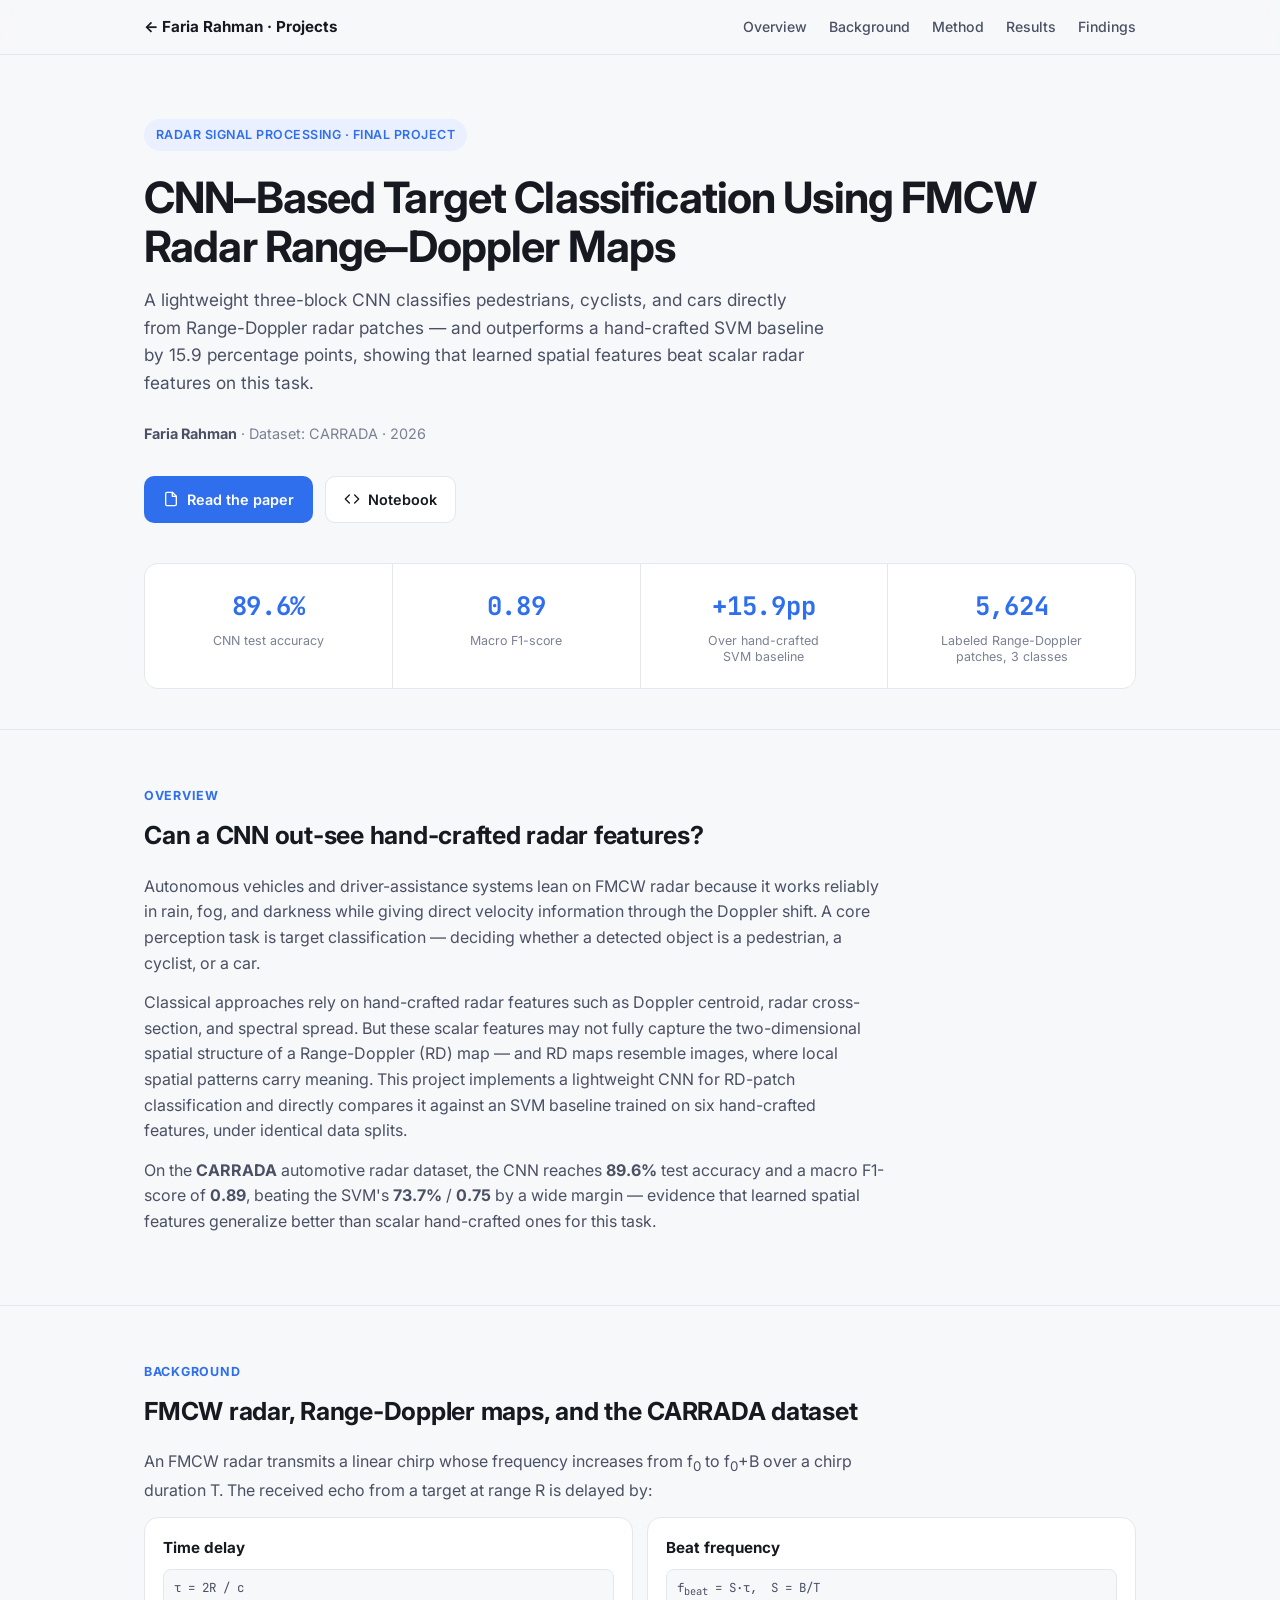
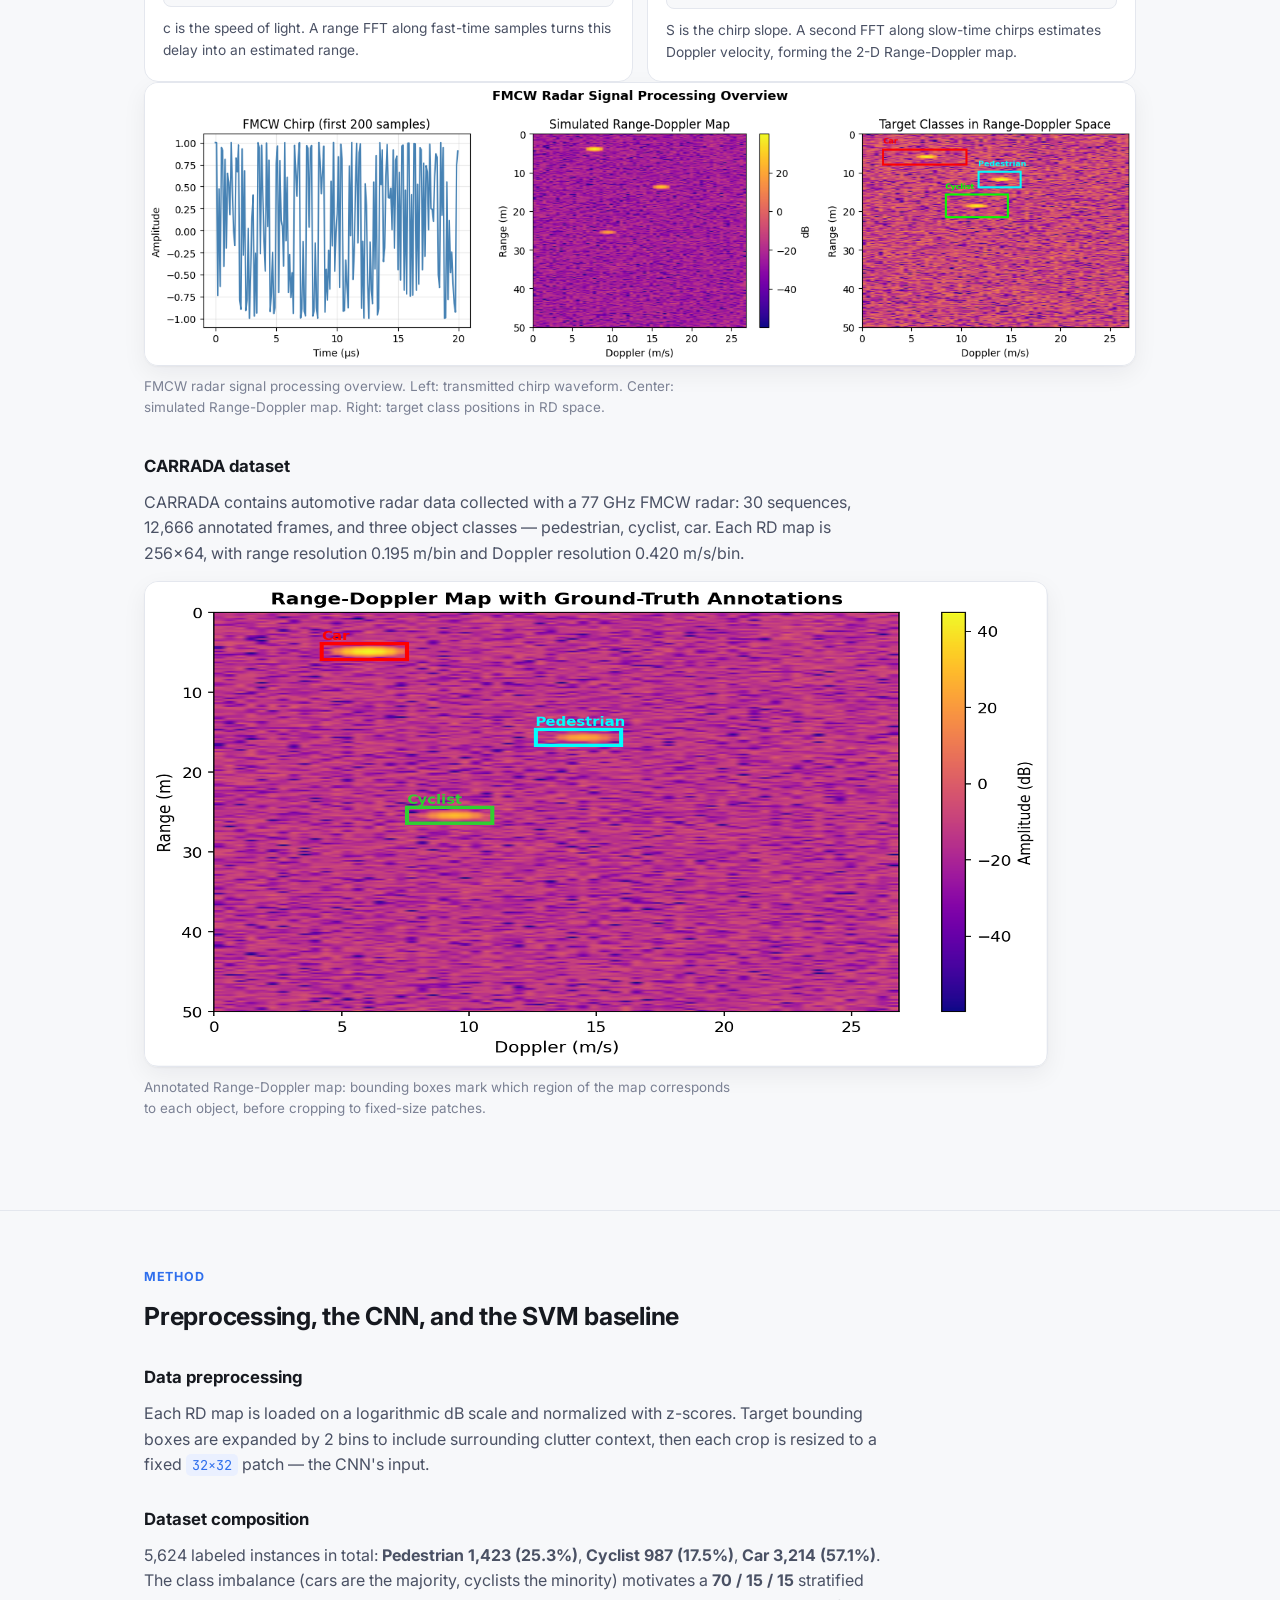
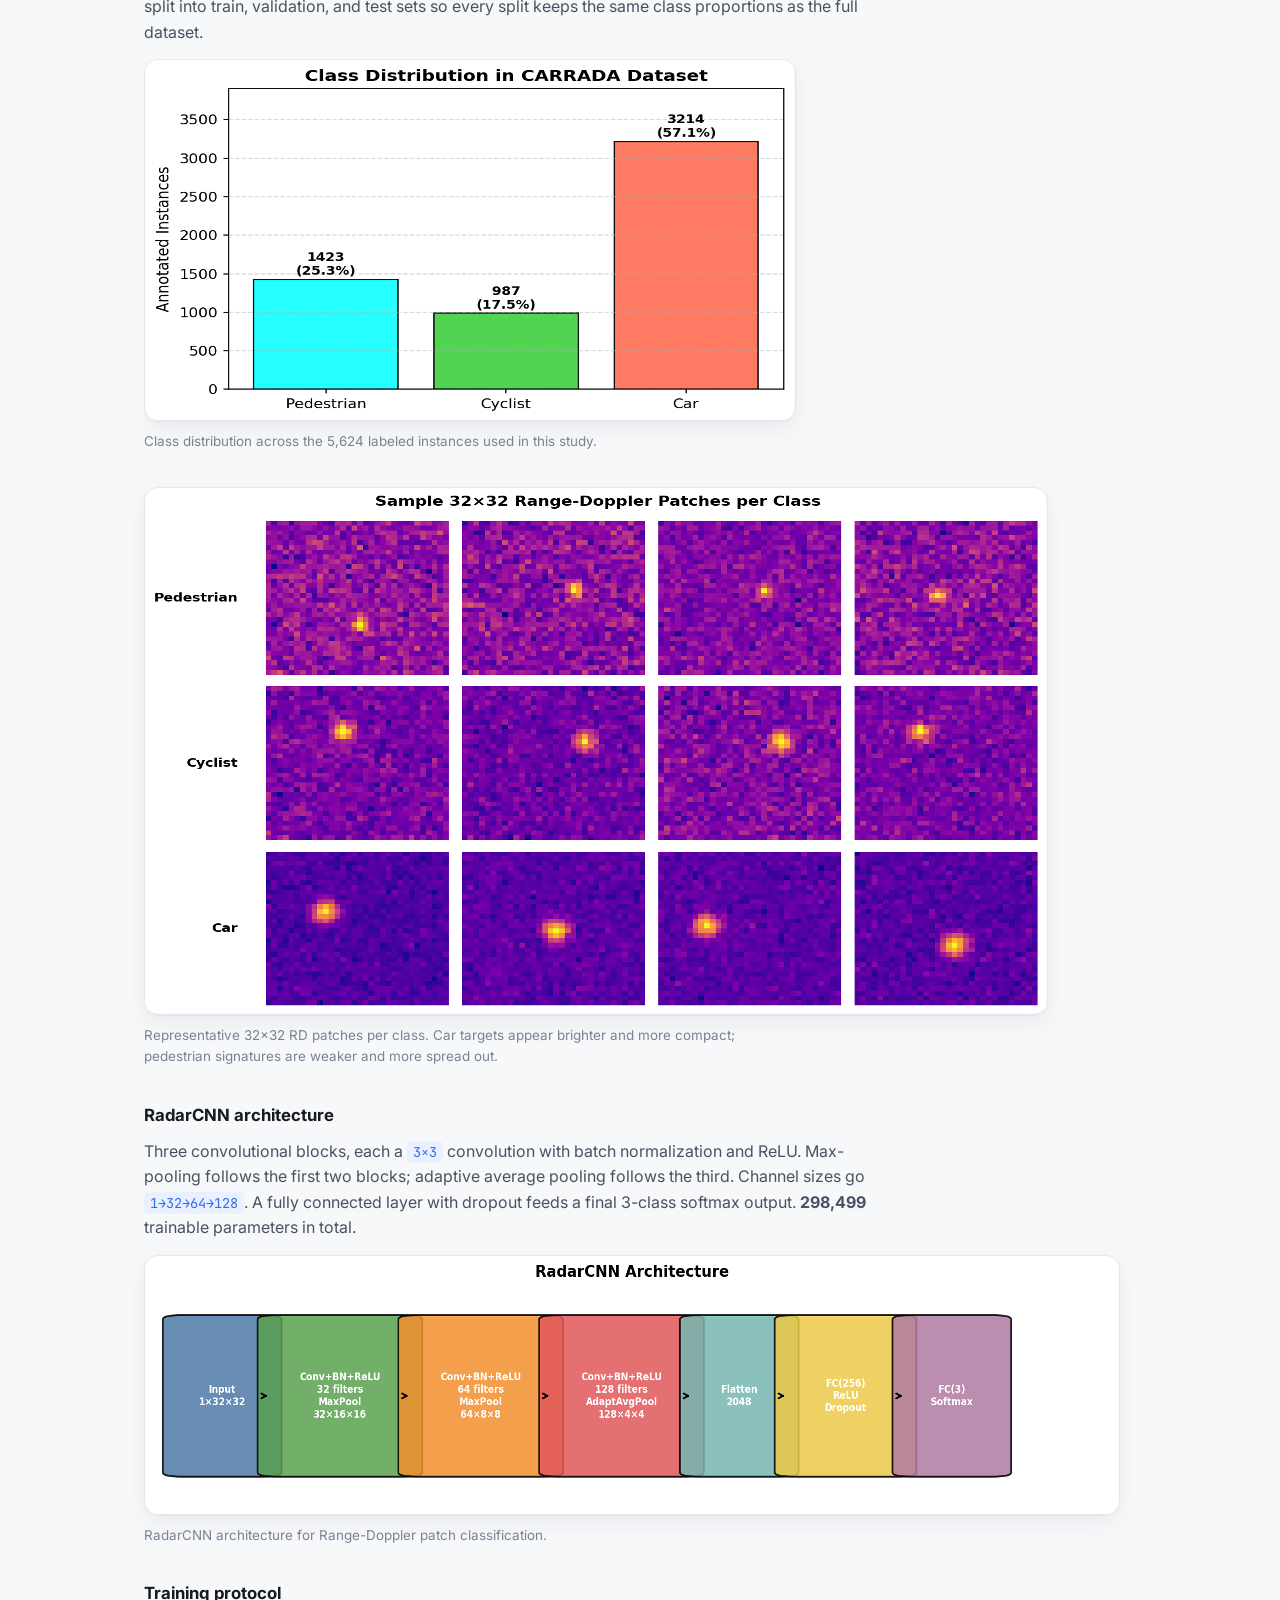
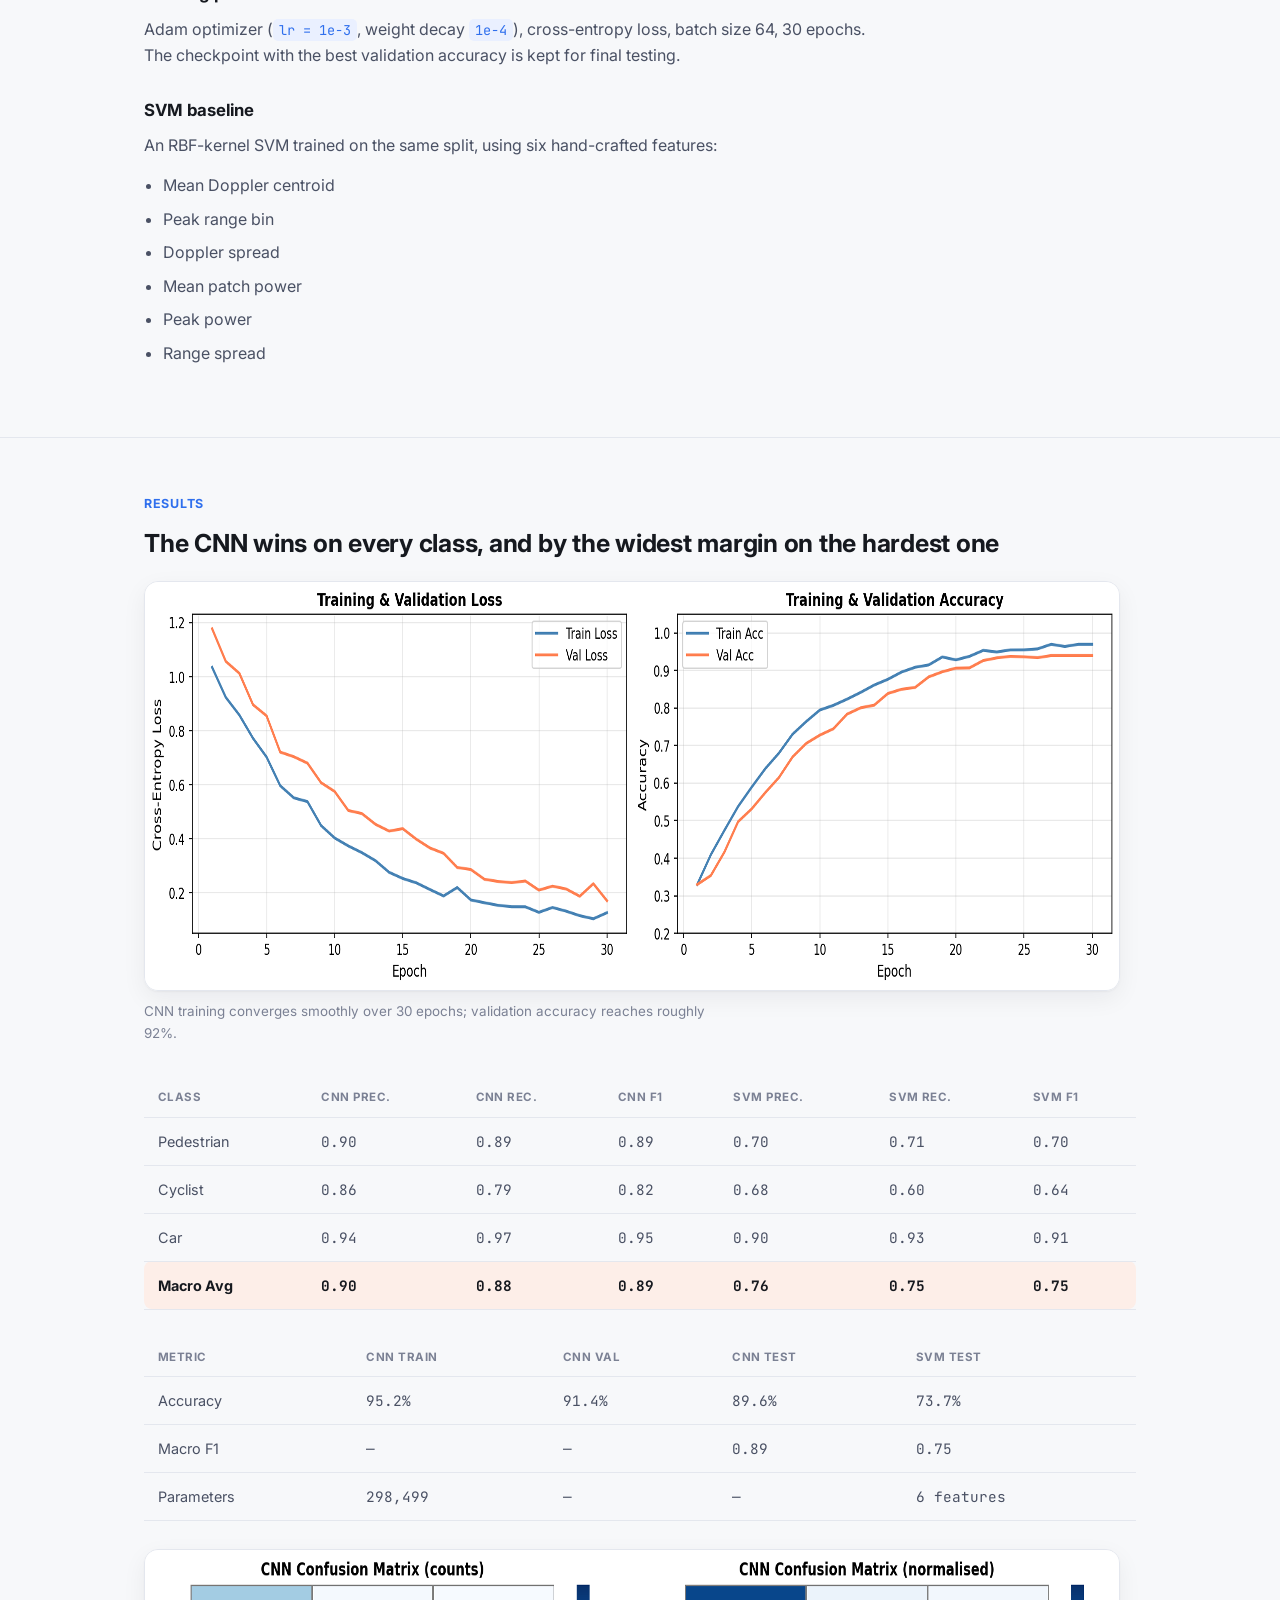
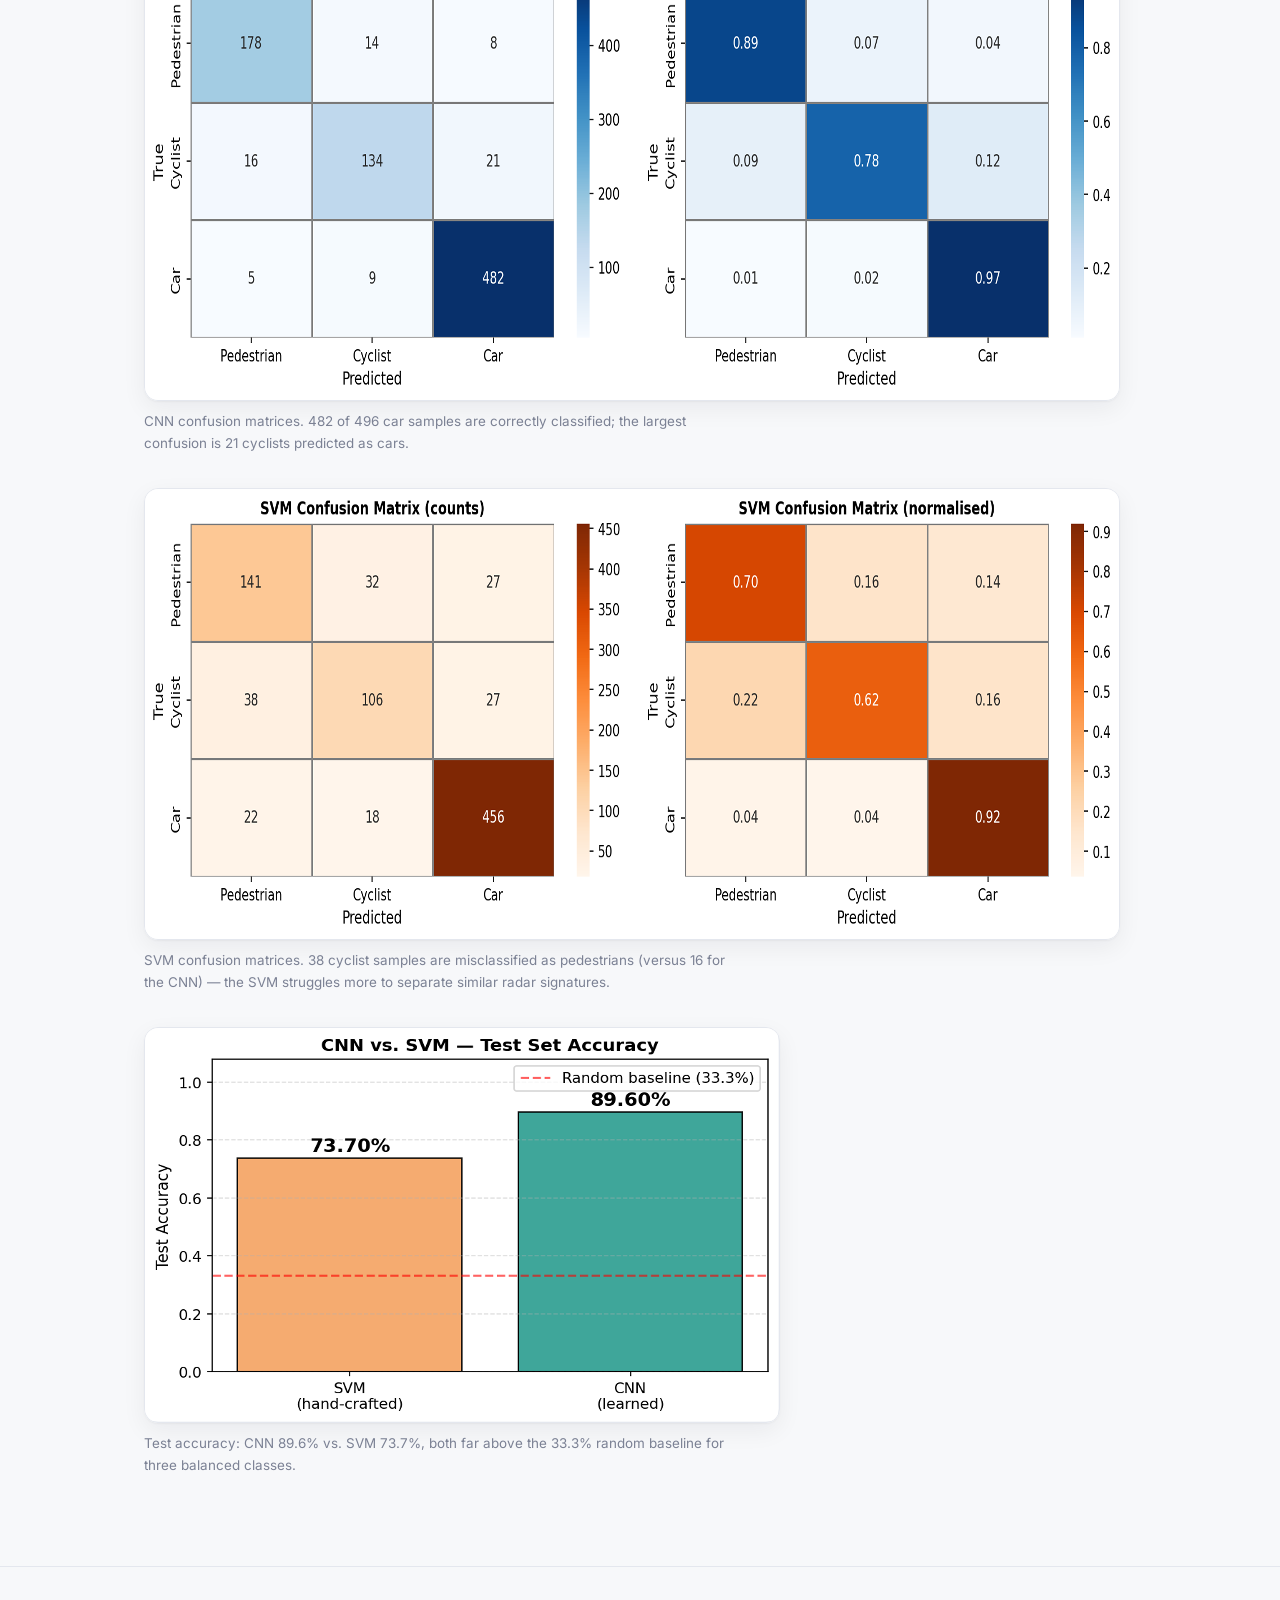
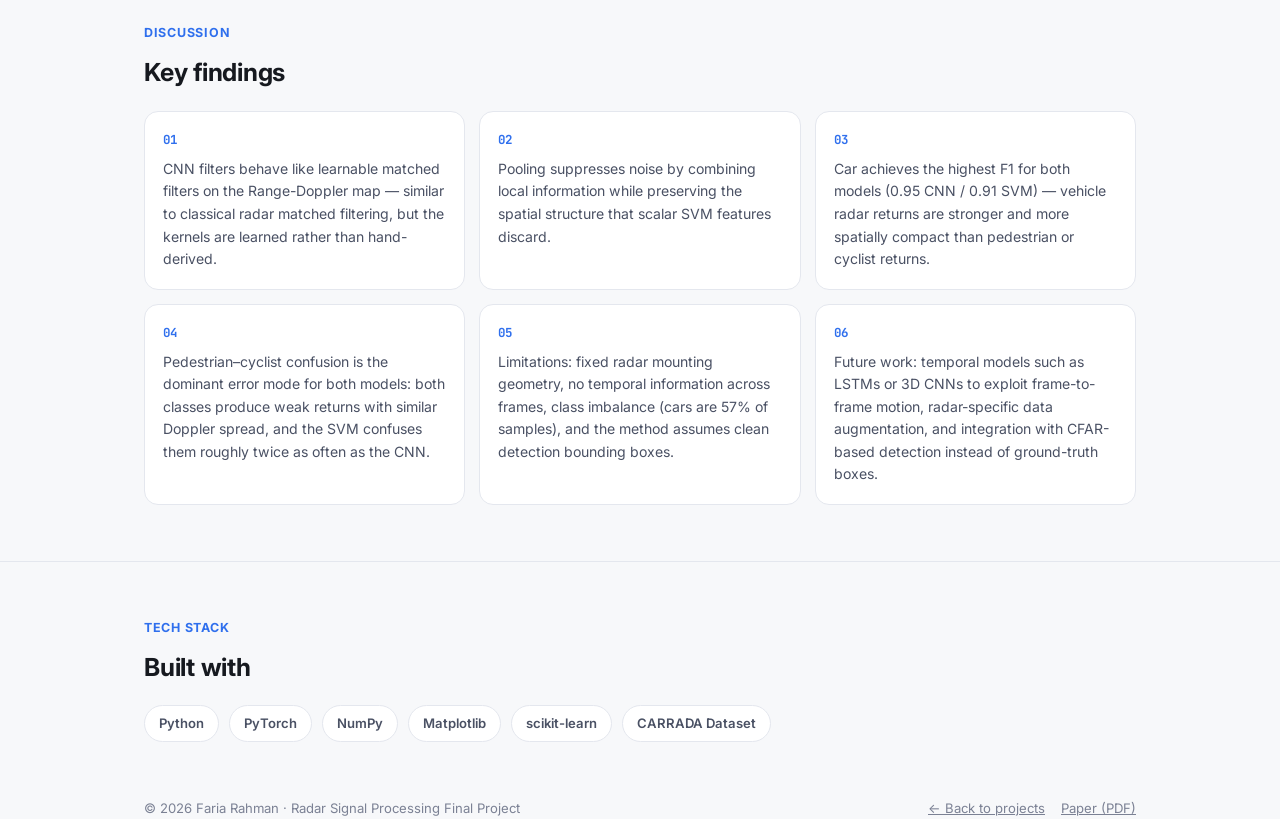
<file: projects/radar-cnn/index.html>
<!doctype html>
<html lang="en">
<head>
<meta charset="UTF-8">
<meta name="viewport" content="width=device-width, initial-scale=1, viewport-fit=cover">
<title>CNN-Based Target Classification Using FMCW Radar</title>
<meta name="description" content="A lightweight CNN classifies pedestrians, cyclists, and cars from CARRADA FMCW radar Range-Doppler maps, beating a hand-crafted SVM baseline by 15.9 points.">
<link rel="icon" href="data:image/svg+xml,<svg xmlns=%22http://www.w3.org/2000/svg%22 viewBox=%220 0 100 100%22><text y=%22.9em%22 font-size=%2290%22>📡</text></svg>">
<link rel="preconnect" href="https://fonts.googleapis.com">
<link rel="preconnect" href="https://fonts.gstatic.com" crossorigin>
<link href="https://fonts.googleapis.com/css2?family=Inter:wght@400;500;600;700;800&family=JetBrains+Mono:wght@400;600;700&display=swap" rel="stylesheet">
<link rel="stylesheet" href="style.css">
</head>
<body>

<nav class="topnav">
  <div class="wrap">
    <a class="brand" href="../../index.html#projects">&larr; Faria Rahman &middot; Projects</a>
    <ul class="navlinks">
      <li><a href="#overview">Overview</a></li>
      <li><a href="#background">Background</a></li>
      <li><a href="#method">Method</a></li>
      <li><a href="#results">Results</a></li>
      <li><a href="#findings">Findings</a></li>
    </ul>
  </div>
</nav>

<header id="top" class="hero">
  <div class="wrap">
    <span class="eyebrow">Radar Signal Processing &middot; Final Project</span>
    <h1>CNN&#8211;Based Target Classification Using FMCW Radar Range&#8211;Doppler Maps</h1>
    <p class="subtitle">
      A lightweight three-block CNN classifies pedestrians, cyclists, and cars directly from
      Range-Doppler radar patches &mdash; and outperforms a hand-crafted SVM baseline by
      15.9 percentage points, showing that learned spatial features beat scalar radar features
      on this task.
    </p>
    <p class="byline"><strong>Faria Rahman</strong> &middot; Dataset: CARRADA &middot; 2026</p>
    <div class="cta-row">
      <a class="btn btn-primary" href="assets/Radar_Final_Project.pdf" target="_blank" rel="noopener">
        <svg viewBox="0 0 24 24" fill="none" stroke="currentColor" stroke-width="2" stroke-linecap="round" stroke-linejoin="round"><path d="M14 2H6a2 2 0 0 0-2 2v16a2 2 0 0 0 2 2h12a2 2 0 0 0 2-2V8z"/><path d="M14 2v6h6"/></svg>
        Read the paper
      </a>
      <a class="btn btn-ghost" href="code/radar_cnn_project_executed.ipynb" target="_blank" rel="noopener">
        <svg viewBox="0 0 24 24" fill="none" stroke="currentColor" stroke-width="2" stroke-linecap="round" stroke-linejoin="round"><polyline points="16 18 22 12 16 6"/><polyline points="8 6 2 12 8 18"/></svg>
        Notebook
      </a>
    </div>

    <div class="stats">
      <div class="stat">
        <div class="num">89.6%</div>
        <div class="lbl">CNN test accuracy</div>
      </div>
      <div class="stat">
        <div class="num">0.89</div>
        <div class="lbl">Macro F1-score</div>
      </div>
      <div class="stat">
        <div class="num">+15.9pp</div>
        <div class="lbl">Over hand-crafted<br>SVM baseline</div>
      </div>
      <div class="stat">
        <div class="num">5,624</div>
        <div class="lbl">Labeled Range-Doppler<br>patches, 3 classes</div>
      </div>
    </div>
  </div>
</header>

<main>

  <section id="overview">
    <div class="wrap">
      <p class="kicker">Overview</p>
      <h2>Can a CNN out-see hand-crafted radar features?</h2>
      <p>
        Autonomous vehicles and driver-assistance systems lean on FMCW radar because it works
        reliably in rain, fog, and darkness while giving direct velocity information through the
        Doppler shift. A core perception task is target classification &mdash; deciding whether a
        detected object is a pedestrian, a cyclist, or a car.
      </p>
      <p>
        Classical approaches rely on hand-crafted radar features such as Doppler centroid, radar
        cross-section, and spectral spread. But these scalar features may not fully capture the
        two-dimensional spatial structure of a Range-Doppler (RD) map &mdash; and RD maps resemble
        images, where local spatial patterns carry meaning. This project implements a lightweight
        CNN for RD-patch classification and directly compares it against an SVM baseline trained
        on six hand-crafted features, under identical data splits.
      </p>
      <p>
        On the <strong>CARRADA</strong> automotive radar dataset, the CNN reaches
        <strong>89.6%</strong> test accuracy and a macro F1-score of <strong>0.89</strong>,
        beating the SVM's <strong>73.7%</strong> / <strong>0.75</strong> by a wide margin &mdash;
        evidence that learned spatial features generalize better than scalar hand-crafted ones for
        this task.
      </p>
    </div>
  </section>

  <section id="background">
    <div class="wrap">
      <p class="kicker">Background</p>
      <h2>FMCW radar, Range-Doppler maps, and the CARRADA dataset</h2>
      <p>
        An FMCW radar transmits a linear chirp whose frequency increases from f<sub>0</sub> to
        f<sub>0</sub>+B over a chirp duration T. The received echo from a target at range R is
        delayed by:
      </p>

      <div class="card-grid">
        <div class="card">
          <div class="name">Time delay</div>
          <div class="formula">&tau; = 2R / c</div>
          <p>c is the speed of light. A range FFT along fast-time samples turns this delay into an estimated range.</p>
        </div>
        <div class="card">
          <div class="name">Beat frequency</div>
          <div class="formula">f<sub>beat</sub> = S&middot;&tau;,&nbsp; S = B/T</div>
          <p>S is the chirp slope. A second FFT along slow-time chirps estimates Doppler velocity, forming the 2-D Range-Doppler map.</p>
        </div>
      </div>

      <figure>
        <img src="assets/fig1_fmcw_overview.png" alt="FMCW radar signal processing overview: transmitted chirp waveform, simulated Range-Doppler map, and target class positions in RD space" loading="lazy">
        <figcaption>FMCW radar signal processing overview. Left: transmitted chirp waveform. Center: simulated Range-Doppler map. Right: target class positions in RD space.</figcaption>
      </figure>

      <h3>CARRADA dataset</h3>
      <p>
        CARRADA contains automotive radar data collected with a 77&nbsp;GHz FMCW radar: 30
        sequences, 12,666 annotated frames, and three object classes &mdash; pedestrian, cyclist,
        car. Each RD map is 256&times;64, with range resolution 0.195&nbsp;m/bin and Doppler
        resolution 0.420&nbsp;m/s/bin.
      </p>

      <figure>
        <img src="assets/fig3_groundtruthannotations.png" alt="Range-Doppler map with ground-truth bounding-box annotations for car, pedestrian, and cyclist" loading="lazy">
        <figcaption>Annotated Range-Doppler map: bounding boxes mark which region of the map corresponds to each object, before cropping to fixed-size patches.</figcaption>
      </figure>
    </div>
  </section>

  <section id="method">
    <div class="wrap">
      <p class="kicker">Method</p>
      <h2>Preprocessing, the CNN, and the SVM baseline</h2>

      <h3>Data preprocessing</h3>
      <p>
        Each RD map is loaded on a logarithmic dB scale and normalized with z-scores. Target
        bounding boxes are expanded by 2 bins to include surrounding clutter context, then each
        crop is resized to a fixed <code>32&times;32</code> patch &mdash; the CNN's input.
      </p>

      <h3>Dataset composition</h3>
      <p>
        5,624 labeled instances in total: <strong>Pedestrian 1,423 (25.3%)</strong>,
        <strong>Cyclist 987 (17.5%)</strong>, <strong>Car 3,214 (57.1%)</strong>. The class
        imbalance (cars are the majority, cyclists the minority) motivates a
        <strong>70 / 15 / 15</strong> stratified split into train, validation, and test sets so
        every split keeps the same class proportions as the full dataset.
      </p>

      <div class="table-wrap" style="margin-bottom:34px;">
        <figure style="margin:0;">
          <img src="assets/fig2_classdistribution.png" alt="Bar chart of class distribution in the CARRADA dataset: 1423 pedestrian, 987 cyclist, 3214 car" loading="lazy">
          <figcaption>Class distribution across the 5,624 labeled instances used in this study.</figcaption>
        </figure>
      </div>

      <figure>
        <img src="assets/fig4_Patchesperclass.png" alt="Sample 32 by 32 Range-Doppler patches for pedestrian, cyclist, and car classes" loading="lazy">
        <figcaption>Representative 32&times;32 RD patches per class. Car targets appear brighter and more compact; pedestrian signatures are weaker and more spread out.</figcaption>
      </figure>

      <h3>RadarCNN architecture</h3>
      <p>
        Three convolutional blocks, each a <code>3&times;3</code> convolution with batch
        normalization and ReLU. Max-pooling follows the first two blocks; adaptive average pooling
        follows the third. Channel sizes go <code>1&#8594;32&#8594;64&#8594;128</code>. A fully
        connected layer with dropout feeds a final 3-class softmax output.
        <strong>298,499</strong> trainable parameters in total.
      </p>

      <figure>
        <img src="assets/fig5_radarCNN.png" alt="RadarCNN architecture diagram: input, three conv+BN+ReLU blocks with pooling, flatten, fully connected layer with dropout, softmax output" loading="lazy">
        <figcaption>RadarCNN architecture for Range-Doppler patch classification.</figcaption>
      </figure>

      <h3>Training protocol</h3>
      <p>
        Adam optimizer (<code>lr = 1e-3</code>, weight decay <code>1e-4</code>), cross-entropy
        loss, batch size 64, 30 epochs. The checkpoint with the best validation accuracy is kept
        for final testing.
      </p>

      <h3>SVM baseline</h3>
      <p>An RBF-kernel SVM trained on the same split, using six hand-crafted features:</p>
      <ul class="plain">
        <li>Mean Doppler centroid</li>
        <li>Peak range bin</li>
        <li>Doppler spread</li>
        <li>Mean patch power</li>
        <li>Peak power</li>
        <li>Range spread</li>
      </ul>
    </div>
  </section>

  <section id="results">
    <div class="wrap">
      <p class="kicker">Results</p>
      <h2>The CNN wins on every class, and by the widest margin on the hardest one</h2>

      <figure>
        <img src="assets/fig6_lossandAccuracy.png" alt="Training and validation loss and accuracy curves over 30 epochs" loading="lazy">
        <figcaption>CNN training converges smoothly over 30 epochs; validation accuracy reaches roughly 92%.</figcaption>
      </figure>

      <div class="table-wrap">
        <table>
          <thead>
            <tr><th>Class</th><th>CNN Prec.</th><th>CNN Rec.</th><th>CNN F1</th><th>SVM Prec.</th><th>SVM Rec.</th><th>SVM F1</th></tr>
          </thead>
          <tbody>
            <tr><td>Pedestrian</td><td class="num">0.90</td><td class="num">0.89</td><td class="num">0.89</td><td class="num">0.70</td><td class="num">0.71</td><td class="num">0.70</td></tr>
            <tr><td>Cyclist</td><td class="num">0.86</td><td class="num">0.79</td><td class="num">0.82</td><td class="num">0.68</td><td class="num">0.60</td><td class="num">0.64</td></tr>
            <tr><td>Car</td><td class="num">0.94</td><td class="num">0.97</td><td class="num">0.95</td><td class="num">0.90</td><td class="num">0.93</td><td class="num">0.91</td></tr>
            <tr class="best"><td>Macro Avg</td><td class="num">0.90</td><td class="num">0.88</td><td class="num">0.89</td><td class="num">0.76</td><td class="num">0.75</td><td class="num">0.75</td></tr>
          </tbody>
        </table>
      </div>

      <div class="table-wrap">
        <table>
          <thead>
            <tr><th>Metric</th><th>CNN Train</th><th>CNN Val</th><th>CNN Test</th><th>SVM Test</th></tr>
          </thead>
          <tbody>
            <tr><td>Accuracy</td><td class="num">95.2%</td><td class="num">91.4%</td><td class="num">89.6%</td><td class="num">73.7%</td></tr>
            <tr><td>Macro F1</td><td class="num">&mdash;</td><td class="num">&mdash;</td><td class="num">0.89</td><td class="num">0.75</td></tr>
            <tr><td>Parameters</td><td class="num">298,499</td><td class="num">&mdash;</td><td class="num">&mdash;</td><td class="num">6 features</td></tr>
          </tbody>
        </table>
      </div>

      <figure>
        <img src="assets/fig7_CNNconfusionMatrics.png" alt="CNN confusion matrices, raw counts and normalized, for pedestrian, cyclist, and car classes" loading="lazy">
        <figcaption>CNN confusion matrices. 482 of 496 car samples are correctly classified; the largest confusion is 21 cyclists predicted as cars.</figcaption>
      </figure>

      <figure>
        <img src="assets/fig8_SVMmatrics.png" alt="SVM confusion matrices, raw counts and normalized, for pedestrian, cyclist, and car classes" loading="lazy">
        <figcaption>SVM confusion matrices. 38 cyclist samples are misclassified as pedestrians (versus 16 for the CNN) &mdash; the SVM struggles more to separate similar radar signatures.</figcaption>
      </figure>

      <figure>
        <img src="assets/fig9_testsetaccuracy.png" alt="Bar chart comparing CNN and SVM test-set accuracy against a random baseline of 33.3%" loading="lazy">
        <figcaption>Test accuracy: CNN 89.6% vs. SVM 73.7%, both far above the 33.3% random baseline for three balanced classes.</figcaption>
      </figure>
    </div>
  </section>

  <section id="findings">
    <div class="wrap">
      <p class="kicker">Discussion</p>
      <h2>Key findings</h2>
      <div class="findings">
        <div class="finding">
          <div class="idx">01</div>
          <p>CNN filters behave like learnable matched filters on the Range-Doppler map &mdash; similar to classical radar matched filtering, but the kernels are learned rather than hand-derived.</p>
        </div>
        <div class="finding">
          <div class="idx">02</div>
          <p>Pooling suppresses noise by combining local information while preserving the spatial structure that scalar SVM features discard.</p>
        </div>
        <div class="finding">
          <div class="idx">03</div>
          <p>Car achieves the highest F1 for both models (0.95 CNN / 0.91 SVM) &mdash; vehicle radar returns are stronger and more spatially compact than pedestrian or cyclist returns.</p>
        </div>
        <div class="finding">
          <div class="idx">04</div>
          <p>Pedestrian&#8211;cyclist confusion is the dominant error mode for both models: both classes produce weak returns with similar Doppler spread, and the SVM confuses them roughly twice as often as the CNN.</p>
        </div>
        <div class="finding">
          <div class="idx">05</div>
          <p>Limitations: fixed radar mounting geometry, no temporal information across frames, class imbalance (cars are 57% of samples), and the method assumes clean detection bounding boxes.</p>
        </div>
        <div class="finding">
          <div class="idx">06</div>
          <p>Future work: temporal models such as LSTMs or 3D CNNs to exploit frame-to-frame motion, radar-specific data augmentation, and integration with CFAR-based detection instead of ground-truth boxes.</p>
        </div>
      </div>
    </div>
  </section>

  <section id="stack">
    <div class="wrap">
      <p class="kicker">Tech Stack</p>
      <h2>Built with</h2>
      <div class="chips">
        <span class="chip">Python</span>
        <span class="chip">PyTorch</span>
        <span class="chip">NumPy</span>
        <span class="chip">Matplotlib</span>
        <span class="chip">scikit-learn</span>
        <span class="chip">CARRADA Dataset</span>
      </div>
    </div>
  </section>

</main>

<footer class="wrap">
  <span>&copy; 2026 Faria Rahman &middot; Radar Signal Processing Final Project</span>
  <span class="flinks">
    <a href="../../index.html#projects">&larr; Back to projects</a>
    <a href="assets/Radar_Final_Project.pdf" target="_blank" rel="noopener">Paper (PDF)</a>
  </span>
</footer>

</body>
</html>
</file>
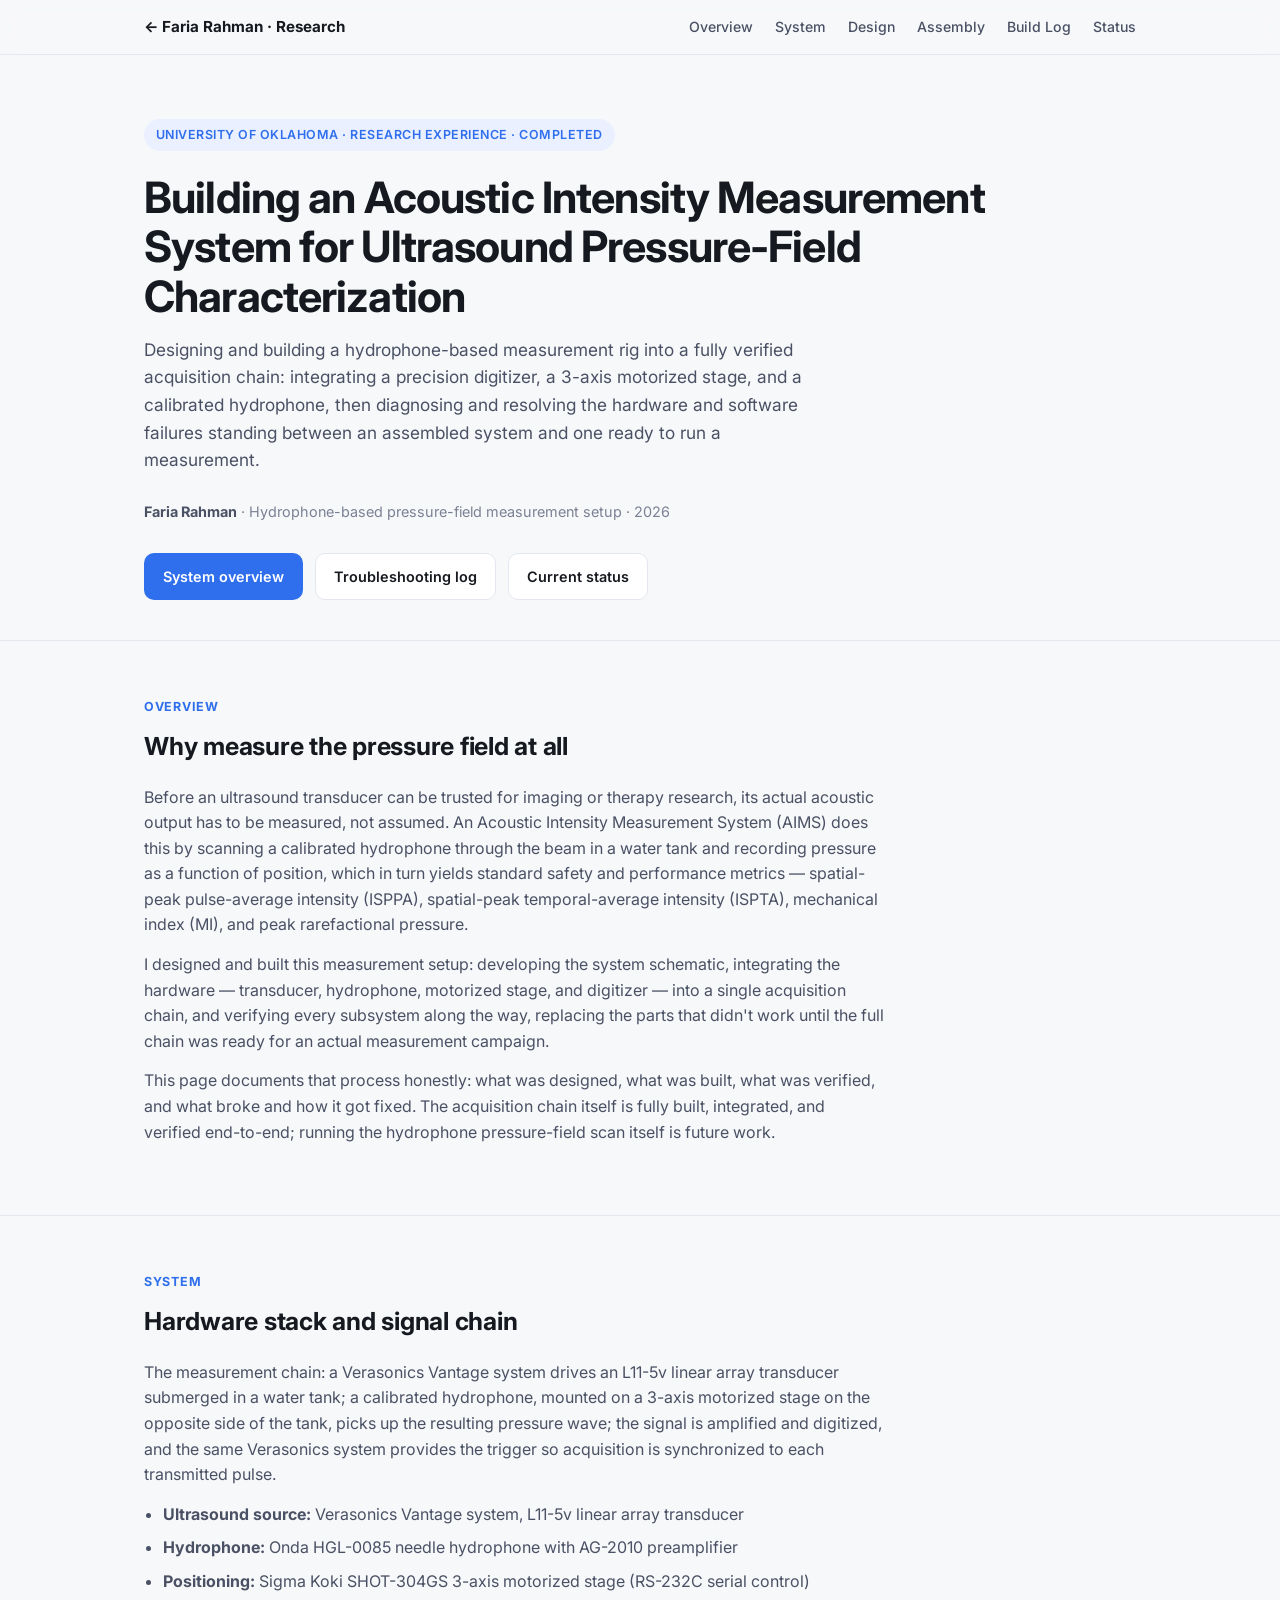
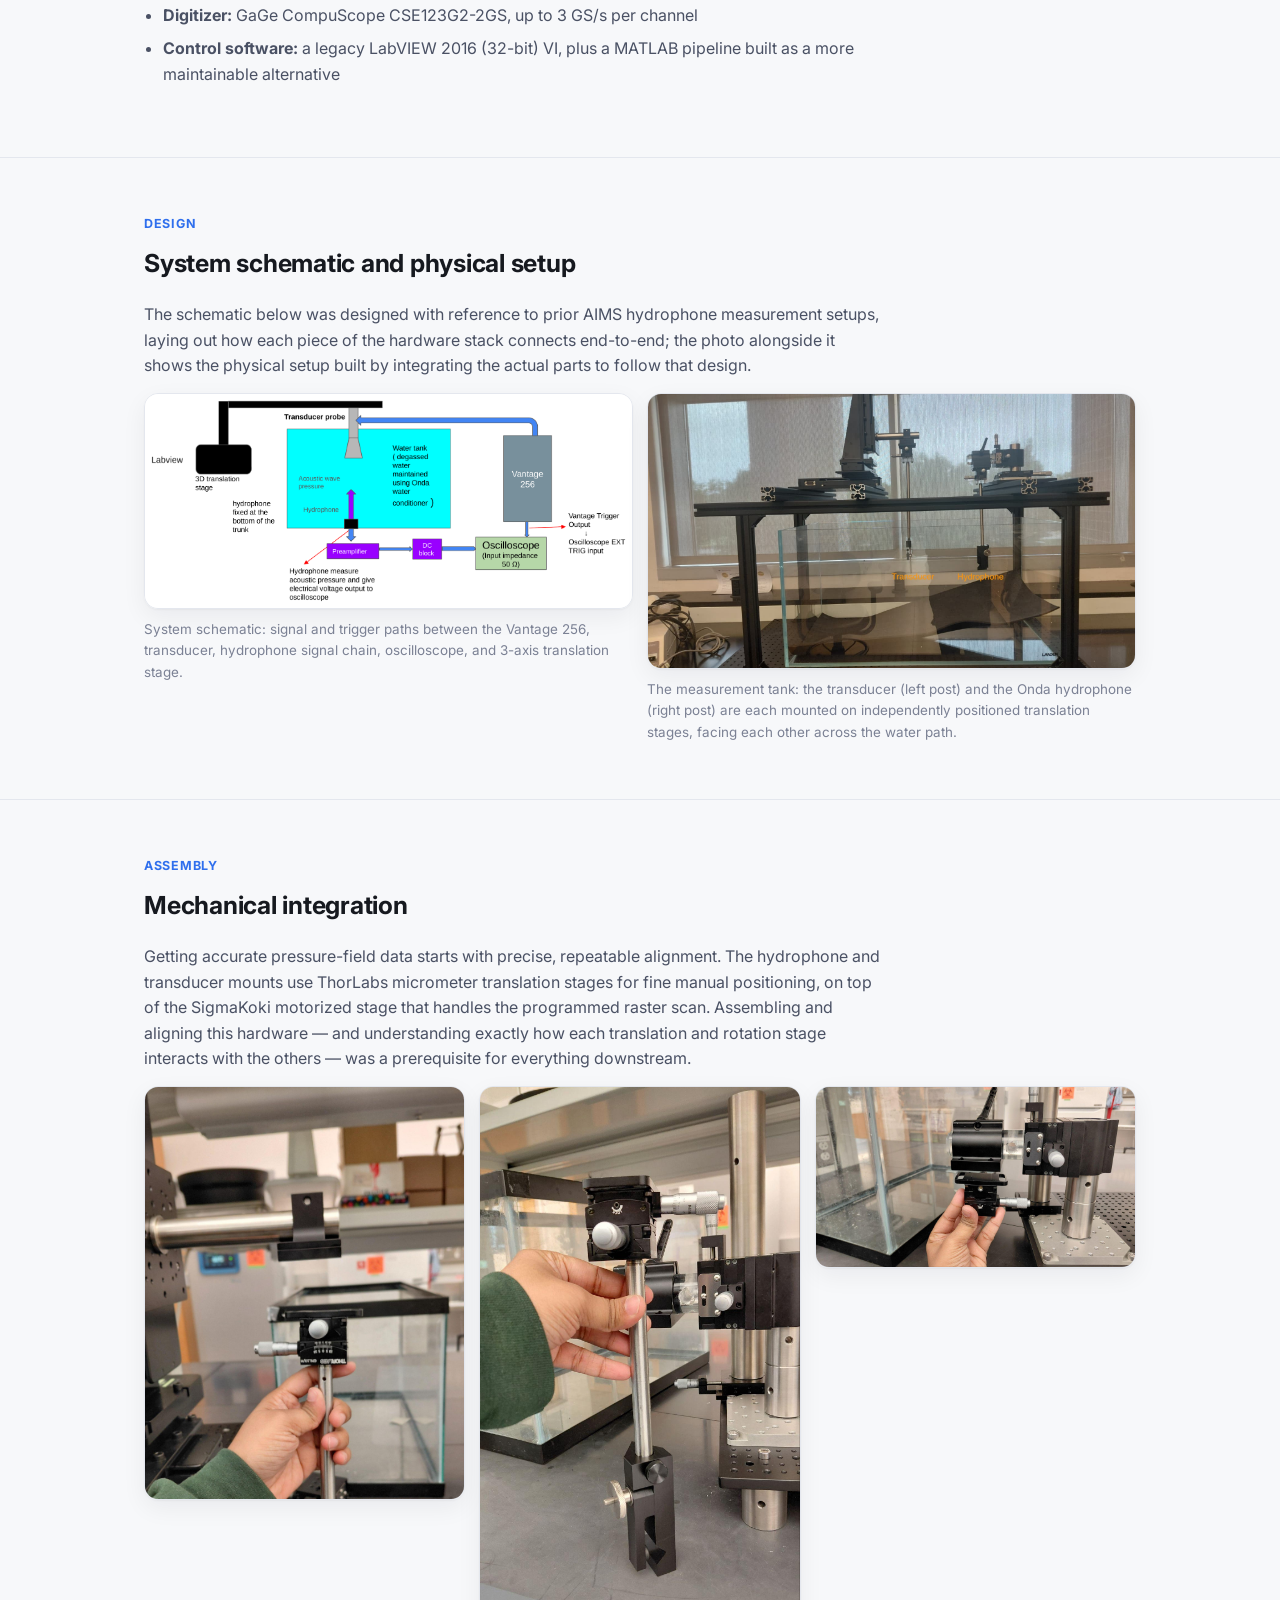
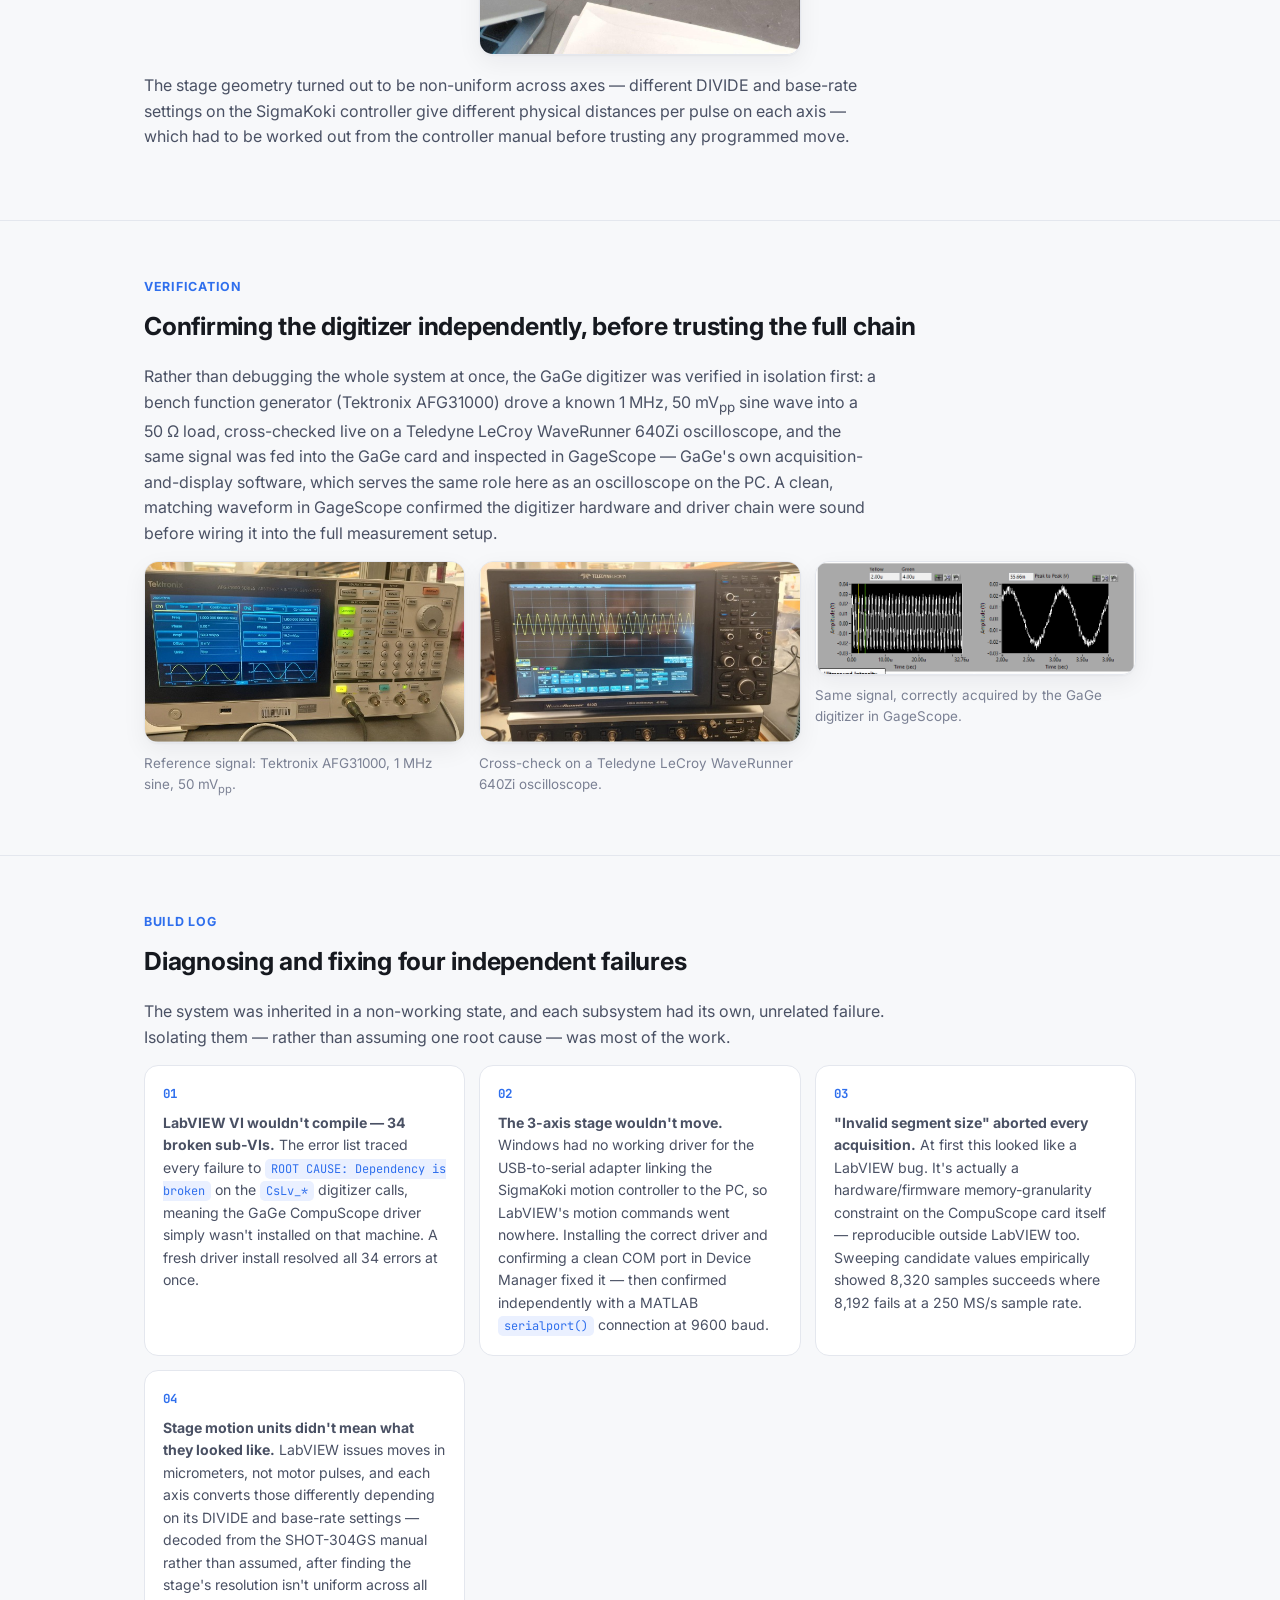
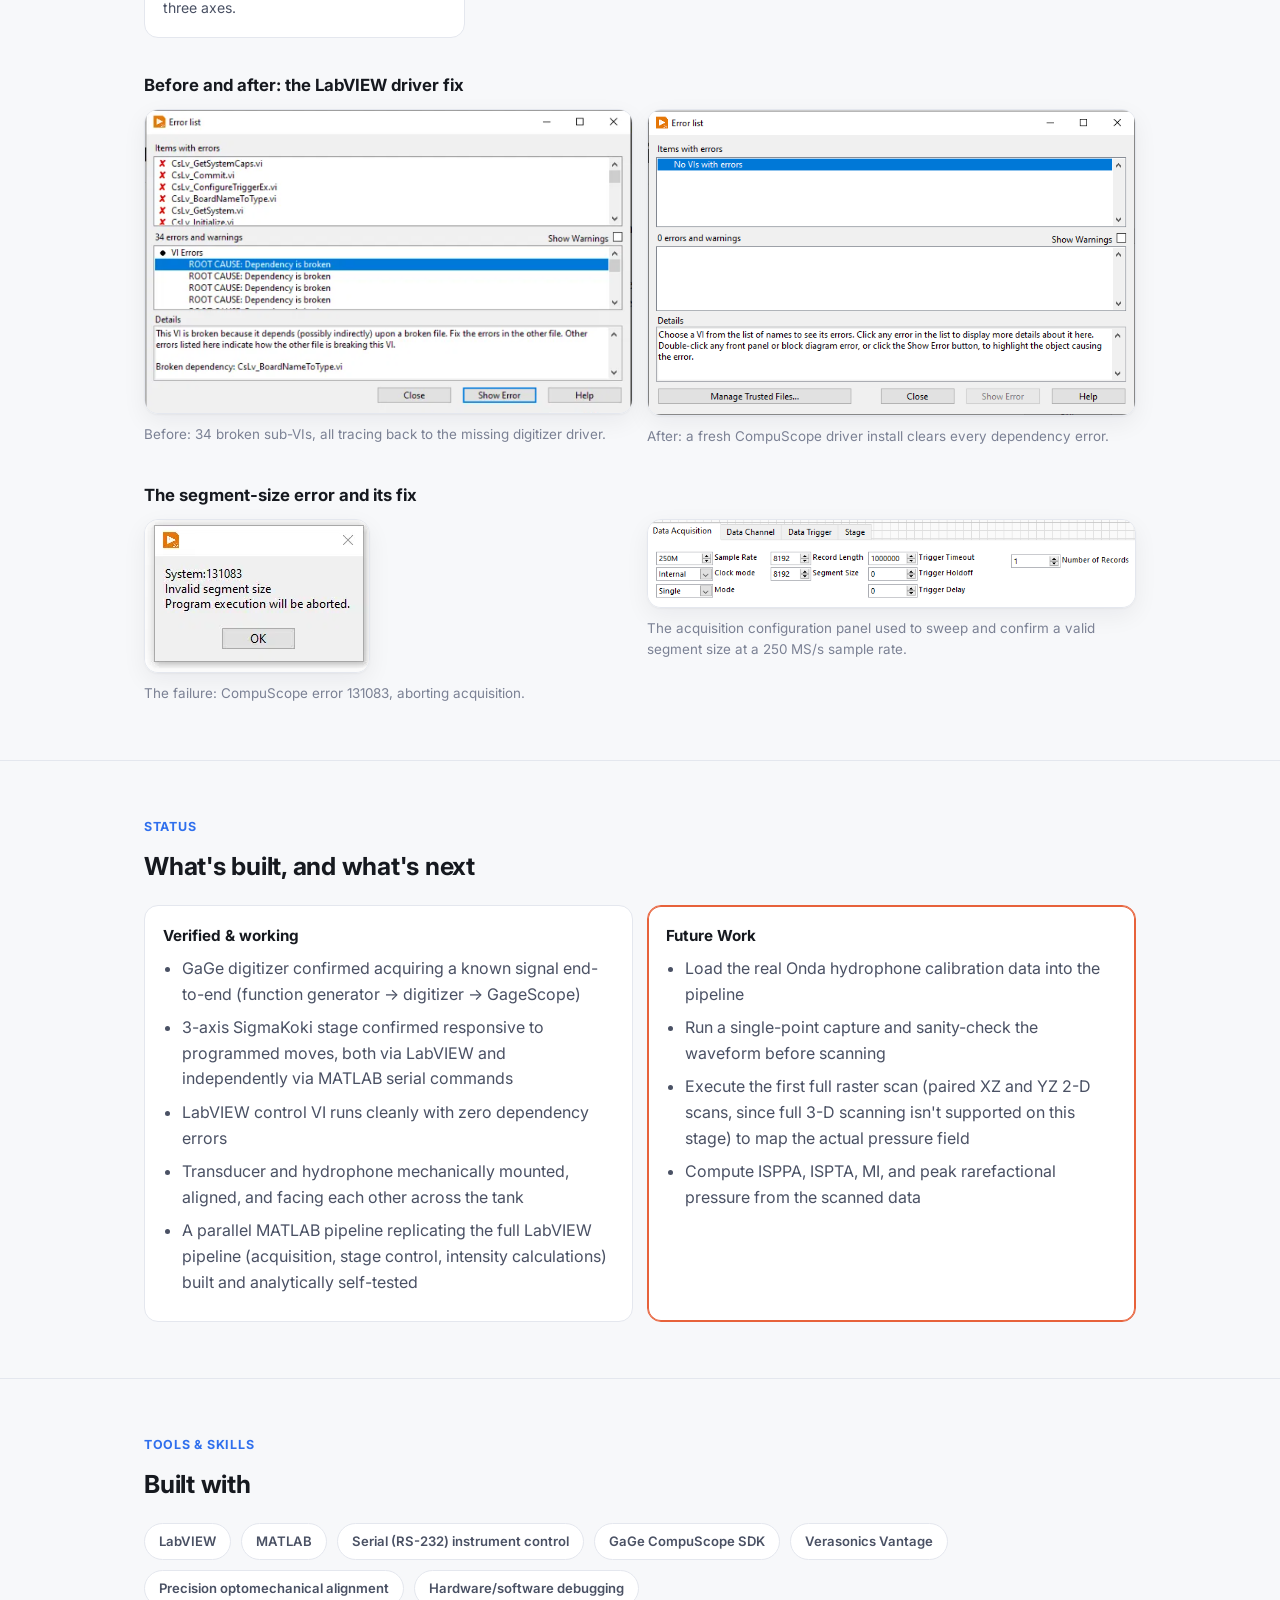
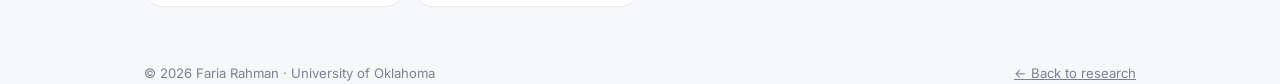
<file: research/aims-setup.html>
<!doctype html>
<html lang="en">
<head>
<meta charset="UTF-8">
<meta name="viewport" content="width=device-width, initial-scale=1, viewport-fit=cover">
<title>Building an Acoustic Intensity Measurement System</title>
<meta name="description" content="Building and integrating a hydrophone-based ultrasound pressure-field measurement system at the University of Oklahoma — hardware bring-up, signal-chain verification, and LabVIEW/MATLAB troubleshooting.">
<link rel="icon" href="data:image/svg+xml,<svg xmlns=%22http://www.w3.org/2000/svg%22 viewBox=%220 0 100 100%22><text y=%22.9em%22 font-size=%2290%22>🔬</text></svg>">
<link rel="preconnect" href="https://fonts.googleapis.com">
<link rel="preconnect" href="https://fonts.gstatic.com" crossorigin>
<link href="https://fonts.googleapis.com/css2?family=Inter:wght@400;500;600;700;800&family=JetBrains+Mono:wght@400;600;700&display=swap" rel="stylesheet">
<link rel="stylesheet" href="aims-setup.css">
</head>
<body>

<nav class="topnav">
  <div class="wrap">
    <a class="brand" href="../index.html#research">&larr; Faria Rahman &middot; Research</a>
    <ul class="navlinks">
      <li><a href="#overview">Overview</a></li>
      <li><a href="#system">System</a></li>
      <li><a href="#design">Design</a></li>
      <li><a href="#assembly">Assembly</a></li>
      <li><a href="#buildlog">Build Log</a></li>
      <li><a href="#status">Status</a></li>
    </ul>
  </div>
</nav>

<header id="top" class="hero">
  <div class="wrap">
    <span class="eyebrow">University of Oklahoma &middot; Research Experience &middot; Completed</span>
    <h1>Building an Acoustic Intensity Measurement System for Ultrasound Pressure-Field Characterization</h1>
    <p class="subtitle">
      Designing and building a hydrophone-based measurement rig into a fully verified acquisition
      chain: integrating a precision digitizer, a 3-axis motorized stage, and a calibrated
      hydrophone, then diagnosing and resolving the hardware and software failures standing
      between an assembled system and one ready to run a measurement.
    </p>
    <p class="byline"><strong>Faria Rahman</strong> &middot; Hydrophone-based pressure-field measurement setup &middot; 2026</p>
    <div class="cta-row">
      <a class="btn btn-primary" href="#system">System overview</a>
      <a class="btn btn-ghost" href="#buildlog">Troubleshooting log</a>
      <a class="btn btn-ghost" href="#status">Current status</a>
    </div>
  </div>
</header>

<main>

  <section id="overview">
    <div class="wrap">
      <p class="kicker">Overview</p>
      <h2>Why measure the pressure field at all</h2>
      <p>
        Before an ultrasound transducer can be trusted for imaging or therapy research, its actual
        acoustic output has to be measured, not assumed. An Acoustic Intensity Measurement System
        (AIMS) does this by scanning a calibrated hydrophone through the beam in a water tank and
        recording pressure as a function of position, which in turn yields standard safety and
        performance metrics &mdash; spatial-peak pulse-average intensity (ISPPA), spatial-peak
        temporal-average intensity (ISPTA), mechanical index (MI), and peak rarefactional pressure.
      </p>
      <p>
        I designed and built this measurement setup: developing the system schematic, integrating
        the hardware &mdash; transducer, hydrophone, motorized stage, and digitizer &mdash; into a
        single acquisition chain, and verifying every subsystem along the way, replacing the parts
        that didn't work until the full chain was ready for an actual measurement campaign.
      </p>
      <p>
        This page documents that process honestly: what was designed, what was built, what was
        verified, and what broke and how it got fixed. The acquisition chain itself is fully built,
        integrated, and verified end-to-end; running the hydrophone pressure-field scan itself is
        future work.
      </p>
    </div>
  </section>

  <section id="system">
    <div class="wrap">
      <p class="kicker">System</p>
      <h2>Hardware stack and signal chain</h2>
      <p>
        The measurement chain: a Verasonics Vantage system drives an L11-5v linear array
        transducer submerged in a water tank; a calibrated hydrophone, mounted on a 3-axis
        motorized stage on the opposite side of the tank, picks up the resulting pressure wave; the
        signal is amplified and digitized, and the same Verasonics system provides the trigger so
        acquisition is synchronized to each transmitted pulse.
      </p>
      <ul class="plain">
        <li><strong>Ultrasound source:</strong> Verasonics Vantage system, L11-5v linear array transducer</li>
        <li><strong>Hydrophone:</strong> Onda HGL-0085 needle hydrophone with AG-2010 preamplifier</li>
        <li><strong>Positioning:</strong> Sigma Koki SHOT-304GS 3-axis motorized stage (RS-232C serial control)</li>
        <li><strong>Digitizer:</strong> GaGe CompuScope CSE123G2-2GS, up to 3 GS/s per channel</li>
        <li><strong>Control software:</strong> a legacy LabVIEW 2016 (32-bit) VI, plus a MATLAB pipeline built as a more maintainable alternative</li>
      </ul>
    </div>
  </section>

  <section id="design">
    <div class="wrap">
      <p class="kicker">Design</p>
      <h2>System schematic and physical setup</h2>
      <p>
        The schematic below was designed with reference to prior AIMS hydrophone measurement setups,
        laying out how each piece of the hardware stack connects end-to-end; the photo alongside it
        shows the physical setup built by integrating the actual parts to follow that design.
      </p>

      <div class="findings" style="grid-template-columns:repeat(auto-fit,minmax(280px,1fr));">
        <figure style="margin:0;">
          <img src="aims-setup-assets/system-schematic.png" alt="System schematic diagram showing the Vantage 256 driving the transducer in a water tank, the hydrophone signal chain through a preamplifier and DC block into an oscilloscope, the trigger connection between the Vantage and oscilloscope, and the 3D translation stage controlled via LabVIEW" loading="lazy">
          <figcaption>System schematic: signal and trigger paths between the Vantage 256, transducer, hydrophone signal chain, oscilloscope, and 3-axis translation stage.</figcaption>
        </figure>
        <figure style="margin:0;">
          <img src="aims-setup-assets/photo-setup-overview.jpeg" alt="Photo of the hydrophone measurement tank setup, with the transducer and hydrophone mounted on opposite translation stages and labeled" loading="lazy">
          <figcaption>The measurement tank: the transducer (left post) and the Onda hydrophone (right post) are each mounted on independently positioned translation stages, facing each other across the water path.</figcaption>
        </figure>
      </div>
    </div>
  </section>

  <section id="assembly">
    <div class="wrap">
      <p class="kicker">Assembly</p>
      <h2>Mechanical integration</h2>
      <p>
        Getting accurate pressure-field data starts with precise, repeatable alignment. The
        hydrophone and transducer mounts use ThorLabs micrometer translation stages for fine manual
        positioning, on top of the SigmaKoki motorized stage that handles the programmed raster
        scan. Assembling and aligning this hardware &mdash; and understanding exactly how each
        translation and rotation stage interacts with the others &mdash; was a prerequisite for
        everything downstream.
      </p>
      <div class="findings" style="grid-template-columns:repeat(auto-fit,minmax(220px,1fr));">
        <figure style="margin:0;">
          <img src="aims-setup-assets/photo-mount-build-1.jpg" alt="Hand holding a ThorLabs micrometer translation mount above the measurement tank during assembly" loading="lazy">
        </figure>
        <figure style="margin:0;">
          <img src="aims-setup-assets/photo-mount-build-2.jpg" alt="Close-up of the transducer mount assembled onto its micrometer positioning stage" loading="lazy">
        </figure>
        <figure style="margin:0;">
          <img src="aims-setup-assets/photo-mount-build-3.jpg" alt="Close-up of the hydrophone holder assembled onto its micrometer positioning stage next to the tank" loading="lazy">
        </figure>
      </div>
      <p style="margin-top:18px;">
        The stage geometry turned out to be non-uniform across axes &mdash; different DIVIDE and
        base-rate settings on the SigmaKoki controller give different physical distances per pulse
        on each axis &mdash; which had to be worked out from the controller manual before trusting
        any programmed move.
      </p>
    </div>
  </section>

  <section id="verification">
    <div class="wrap">
      <p class="kicker">Verification</p>
      <h2>Confirming the digitizer independently, before trusting the full chain</h2>
      <p>
        Rather than debugging the whole system at once, the GaGe digitizer was verified in
        isolation first: a bench function generator (Tektronix AFG31000) drove a known 1&nbsp;MHz,
        50&nbsp;mV<sub>pp</sub> sine wave into a 50&nbsp;&Omega; load, cross-checked live on a
        Teledyne LeCroy WaveRunner&nbsp;640Zi oscilloscope, and the same signal was fed into the
        GaGe card and inspected in GageScope &mdash; GaGe's own acquisition-and-display software,
        which serves the same role here as an oscilloscope on the PC. A clean, matching waveform in
        GageScope confirmed the digitizer hardware and driver chain were sound before wiring it
        into the full measurement setup.
      </p>
      <div class="findings" style="grid-template-columns:repeat(auto-fit,minmax(220px,1fr));">
        <figure style="margin:0;">
          <img src="aims-setup-assets/photo-function-generator.jpg" alt="Tektronix AFG31000 function generator screen showing a 1 MHz sine wave output" loading="lazy">
          <figcaption>Reference signal: Tektronix AFG31000, 1&nbsp;MHz sine, 50&nbsp;mV<sub>pp</sub>.</figcaption>
        </figure>
        <figure style="margin:0;">
          <img src="aims-setup-assets/photo-oscilloscope.jpg" alt="Teledyne LeCroy WaveRunner oscilloscope screen showing the same sine wave for cross-check" loading="lazy">
          <figcaption>Cross-check on a Teledyne LeCroy WaveRunner 640Zi oscilloscope.</figcaption>
        </figure>
        <figure style="margin:0;">
          <img src="aims-setup-assets/gagescope-confirmation.png" alt="GageScope software screenshot showing the GaGe digitizer correctly acquiring the same sine waveform" loading="lazy">
          <figcaption>Same signal, correctly acquired by the GaGe digitizer in GageScope.</figcaption>
        </figure>
      </div>
    </div>
  </section>

  <section id="buildlog">
    <div class="wrap">
      <p class="kicker">Build Log</p>
      <h2>Diagnosing and fixing four independent failures</h2>
      <p>
        The system was inherited in a non-working state, and each subsystem had its own, unrelated
        failure. Isolating them &mdash; rather than assuming one root cause &mdash; was most of the
        work.
      </p>

      <div class="findings">
        <div class="finding">
          <div class="idx">01</div>
          <p>
            <strong>LabVIEW VI wouldn't compile &mdash; 34 broken sub-VIs.</strong> The error list
            traced every failure to <code>ROOT CAUSE: Dependency is broken</code> on the
            <code>CsLv_*</code> digitizer calls, meaning the GaGe CompuScope driver simply wasn't
            installed on that machine. A fresh driver install resolved all 34 errors at once.
          </p>
        </div>
        <div class="finding">
          <div class="idx">02</div>
          <p>
            <strong>The 3-axis stage wouldn't move.</strong> Windows had no working driver for the
            USB-to-serial adapter linking the SigmaKoki motion controller to the PC, so LabVIEW's
            motion commands went nowhere. Installing the correct driver and confirming a clean COM
            port in Device Manager fixed it &mdash; then confirmed independently with a MATLAB
            <code>serialport()</code> connection at 9600&nbsp;baud.
          </p>
        </div>
        <div class="finding">
          <div class="idx">03</div>
          <p>
            <strong>"Invalid segment size" aborted every acquisition.</strong> At first this looked
            like a LabVIEW bug. It's actually a hardware/firmware memory-granularity constraint on
            the CompuScope card itself &mdash; reproducible outside LabVIEW too. Sweeping candidate
            values empirically showed 8,320 samples succeeds where 8,192 fails at a 250&nbsp;MS/s
            sample rate.
          </p>
        </div>
        <div class="finding">
          <div class="idx">04</div>
          <p>
            <strong>Stage motion units didn't mean what they looked like.</strong> LabVIEW issues
            moves in micrometers, not motor pulses, and each axis converts those differently
            depending on its DIVIDE and base-rate settings &mdash; decoded from the SHOT-304GS
            manual rather than assumed, after finding the stage's resolution isn't uniform across
            all three axes.
          </p>
        </div>
      </div>

      <h3 style="margin-top:34px;">Before and after: the LabVIEW driver fix</h3>
      <div class="findings" style="grid-template-columns:repeat(auto-fit,minmax(260px,1fr));">
        <figure style="margin:0;">
          <img src="aims-setup-assets/labview-errors-before.png" alt="LabVIEW error list showing 34 errors, all rooted in a broken CsLv digitizer driver dependency" loading="lazy">
          <figcaption>Before: 34 broken sub-VIs, all tracing back to the missing digitizer driver.</figcaption>
        </figure>
        <figure style="margin:0;">
          <img src="aims-setup-assets/labview-errors-after.png" alt="LabVIEW error list showing zero errors after installing the correct digitizer driver" loading="lazy">
          <figcaption>After: a fresh CompuScope driver install clears every dependency error.</figcaption>
        </figure>
      </div>

      <h3 style="margin-top:34px;">The segment-size error and its fix</h3>
      <div class="findings" style="grid-template-columns:repeat(auto-fit,minmax(260px,1fr));">
        <figure style="margin:0;">
          <img src="aims-setup-assets/labview-segment-error.png" alt="LabVIEW error dialog: System 131083, Invalid segment size, program execution will be aborted" loading="lazy">
          <figcaption>The failure: CompuScope error 131083, aborting acquisition.</figcaption>
        </figure>
        <figure style="margin:0;">
          <img src="aims-setup-assets/labview-daq-panel.png" alt="LabVIEW data acquisition configuration panel showing sample rate, record length, and segment size fields" loading="lazy">
          <figcaption>The acquisition configuration panel used to sweep and confirm a valid segment size at a 250&nbsp;MS/s sample rate.</figcaption>
        </figure>
      </div>
    </div>
  </section>

  <section id="status">
    <div class="wrap">
      <p class="kicker">Status</p>
      <h2>What's built, and what's next</h2>
      <div class="card-grid">
        <div class="card">
          <div class="name">Verified &amp; working</div>
          <ul class="plain" style="margin-bottom:0;">
            <li>GaGe digitizer confirmed acquiring a known signal end-to-end (function generator &rarr; digitizer &rarr; GageScope)</li>
            <li>3-axis SigmaKoki stage confirmed responsive to programmed moves, both via LabVIEW and independently via MATLAB serial commands</li>
            <li>LabVIEW control VI runs cleanly with zero dependency errors</li>
            <li>Transducer and hydrophone mechanically mounted, aligned, and facing each other across the tank</li>
            <li>A parallel MATLAB pipeline replicating the full LabVIEW pipeline (acquisition, stage control, intensity calculations) built and analytically self-tested</li>
          </ul>
        </div>
        <div class="card best">
          <div class="name">Future Work</div>
          <ul class="plain" style="margin-bottom:0;">
            <li>Load the real Onda hydrophone calibration data into the pipeline</li>
            <li>Run a single-point capture and sanity-check the waveform before scanning</li>
            <li>Execute the first full raster scan (paired XZ and YZ 2-D scans, since full 3-D scanning isn't supported on this stage) to map the actual pressure field</li>
            <li>Compute ISPPA, ISPTA, MI, and peak rarefactional pressure from the scanned data</li>
          </ul>
        </div>
      </div>
    </div>
  </section>

  <section id="stack">
    <div class="wrap">
      <p class="kicker">Tools &amp; Skills</p>
      <h2>Built with</h2>
      <div class="chips">
        <span class="chip">LabVIEW</span>
        <span class="chip">MATLAB</span>
        <span class="chip">Serial (RS-232) instrument control</span>
        <span class="chip">GaGe CompuScope SDK</span>
        <span class="chip">Verasonics Vantage</span>
        <span class="chip">Precision optomechanical alignment</span>
        <span class="chip">Hardware/software debugging</span>
      </div>
    </div>
  </section>

</main>

<footer class="wrap">
  <span>&copy; 2026 Faria Rahman &middot; University of Oklahoma</span>
  <span class="flinks">
    <a href="../index.html#research">&larr; Back to research</a>
  </span>
</footer>

</body>
</html>
</file>
<file: projects/radar-cnn/style.css>
/* ============================================================
   Breast Ultrasound Lesion Segmentation — Project Page Styles
   ============================================================ */

:root{
  --bg: #f7f8fa;
  --bg-alt: #ffffff;
  --ink: #16191f;
  --ink-soft: #4a5164;
  --ink-faint: #7b8194;
  --line: #e4e7ee;
  --accent: #2f6fed;
  --accent-ink: #ffffff;
  --accent-soft: #eaf0ff;
  --focal: #e7623b;
  --focal-soft: #fdeee8;
  --radius: 14px;
  --shadow: 0 1px 2px rgba(20,24,38,.04), 0 8px 24px rgba(20,24,38,.06);
  --mono: 'JetBrains Mono', ui-monospace, SFMono-Regular, Menlo, Consolas, monospace;
  --sans: 'Inter', -apple-system, BlinkMacSystemFont, 'Segoe UI', Roboto, sans-serif;
  color-scheme: light;
}

@media (prefers-color-scheme: dark){
  :root{
    --bg: #0f1116;
    --bg-alt: #161923;
    --ink: #eef0f5;
    --ink-soft: #b7bccb;
    --ink-faint: #7d8399;
    --line: #262b3a;
    --accent: #6d97ff;
    --accent-ink: #0f1116;
    --accent-soft: #1b2540;
    --focal: #ff8a63;
    --focal-soft: #2c1c17;
    color-scheme: dark;
  }
}

*{ box-sizing: border-box; }
html{ scroll-behavior: smooth; }

body{
  margin: 0;
  background: var(--bg);
  color: var(--ink);
  font-family: var(--sans);
  line-height: 1.6;
  -webkit-font-smoothing: antialiased;
  padding-top: env(safe-area-inset-top, 0px);
}

img{ max-width: 100%; display: block; }

.wrap{
  max-width: 1040px;
  margin: 0 auto;
  padding: 0 24px;
}

/* ---------- Top nav ---------- */
.topnav{
  position: sticky;
  top: env(safe-area-inset-top, 0px);
  z-index: 50;
  background: color-mix(in srgb, var(--bg) 88%, transparent);
  backdrop-filter: blur(10px);
  border-bottom: 1px solid var(--line);
}
.topnav .wrap{
  display: flex;
  align-items: center;
  justify-content: space-between;
  gap: 16px;
  padding-top: 14px;
  padding-bottom: 14px;
}
.brand{
  font-weight: 700;
  font-size: 0.95rem;
  color: var(--ink);
  text-decoration: none;
  display: flex;
  align-items: center;
  gap: 8px;
  white-space: nowrap;
}
.brand .dot{
  width: 9px; height: 9px; border-radius: 50%;
  background: var(--accent);
  flex: none;
}
.navlinks{
  display: flex;
  gap: 22px;
  flex-wrap: wrap;
  list-style: none;
  margin: 0; padding: 0;
}
.navlinks a{
  color: var(--ink-soft);
  text-decoration: none;
  font-size: 0.88rem;
  font-weight: 500;
}
.navlinks a:hover{ color: var(--accent); }

/* ---------- Hero ---------- */
.hero{
  padding: 64px 0 40px;
  border-bottom: 1px solid var(--line);
}
.eyebrow{
  display: inline-flex;
  align-items: center;
  gap: 8px;
  font-size: 0.78rem;
  font-weight: 600;
  letter-spacing: .04em;
  text-transform: uppercase;
  color: var(--accent);
  background: var(--accent-soft);
  padding: 6px 12px;
  border-radius: 999px;
  margin-bottom: 22px;
}
h1{
  font-size: clamp(1.9rem, 4vw, 2.7rem);
  line-height: 1.15;
  letter-spacing: -0.02em;
  margin: 0 0 14px;
}
.subtitle{
  color: var(--ink-soft);
  font-size: 1.08rem;
  max-width: 62ch;
  margin: 0 0 26px;
}
.byline{
  color: var(--ink-faint);
  font-size: 0.9rem;
  margin: 0 0 30px;
}
.byline strong{ color: var(--ink-soft); }

.cta-row{
  display: flex;
  flex-wrap: wrap;
  gap: 12px;
}
.btn{
  display: inline-flex;
  align-items: center;
  gap: 8px;
  padding: 11px 18px;
  border-radius: 10px;
  font-size: 0.9rem;
  font-weight: 600;
  text-decoration: none;
  border: 1px solid transparent;
  transition: transform .12s ease, box-shadow .12s ease, background .12s ease;
}
.btn:active{ transform: translateY(1px); }
.btn-primary{
  background: var(--accent);
  color: var(--accent-ink);
}
.btn-primary:hover{ box-shadow: 0 6px 18px color-mix(in srgb, var(--accent) 45%, transparent); }
.btn-ghost{
  background: var(--bg-alt);
  color: var(--ink);
  border-color: var(--line);
}
.btn-ghost:hover{ border-color: var(--accent); color: var(--accent); }
.btn svg{ width: 16px; height: 16px; flex: none; }

/* ---------- Stat strip ---------- */
.stats{
  display: grid;
  grid-template-columns: repeat(4, 1fr);
  gap: 1px;
  background: var(--line);
  border: 1px solid var(--line);
  border-radius: var(--radius);
  overflow: hidden;
  margin-top: 40px;
}
.stat{
  background: var(--bg-alt);
  padding: 22px 18px;
  text-align: center;
}
.stat .num{
  font-family: var(--mono);
  font-size: 1.6rem;
  font-weight: 700;
  color: var(--accent);
  letter-spacing: -0.01em;
}
.stat .lbl{
  margin-top: 6px;
  font-size: 0.78rem;
  color: var(--ink-faint);
  line-height: 1.35;
}

/* ---------- Sections ---------- */
section{
  padding: 56px 0;
  border-bottom: 1px solid var(--line);
}
section:last-of-type{ border-bottom: none; }

.kicker{
  font-size: 0.78rem;
  font-weight: 700;
  letter-spacing: .06em;
  text-transform: uppercase;
  color: var(--accent);
  margin: 0 0 10px;
}
h2{
  font-size: 1.55rem;
  letter-spacing: -0.01em;
  margin: 0 0 18px;
}
h3{
  font-size: 1.05rem;
  margin: 28px 0 10px;
}
p{ color: var(--ink-soft); margin: 0 0 14px; max-width: 74ch; }
ul.plain{ margin: 0 0 14px; padding-left: 1.2em; color: var(--ink-soft); }
ul.plain li{ margin-bottom: 8px; max-width: 70ch; }
code{
  font-family: var(--mono);
  background: var(--accent-soft);
  color: var(--accent);
  padding: 2px 6px;
  border-radius: 5px;
  font-size: 0.85em;
}

/* ---------- Pipeline diagram ---------- */
.pipeline{
  display: flex;
  align-items: center;
  gap: 6px;
  overflow-x: auto;
  padding: 26px 4px 14px;
  margin: 8px 0 4px;
}
.pblock{
  flex: none;
  display: flex;
  flex-direction: column;
  align-items: center;
  gap: 6px;
  min-width: 78px;
}
.pblock .box{
  width: 100%;
  height: 46px;
  border-radius: 8px;
  background: var(--accent-soft);
  border: 1px solid color-mix(in srgb, var(--accent) 35%, transparent);
  display: flex;
  align-items: center;
  justify-content: center;
  font-family: var(--mono);
  font-size: 0.72rem;
  font-weight: 700;
  color: var(--accent);
}
.pblock.bottleneck .box{
  background: var(--focal-soft);
  border-color: color-mix(in srgb, var(--focal) 40%, transparent);
  color: var(--focal);
  height: 60px;
}
.pblock .tag{
  font-size: 0.68rem;
  color: var(--ink-faint);
  text-align: center;
}
.parrow{
  flex: none;
  color: var(--ink-faint);
  font-size: 1rem;
}
.pipeline-legend{
  display: flex;
  gap: 18px;
  flex-wrap: wrap;
  font-size: 0.78rem;
  color: var(--ink-faint);
  margin-top: 8px;
}
.pipeline-legend span{ display: inline-flex; align-items: center; gap: 6px; }
.swatch{ width: 10px; height: 10px; border-radius: 3px; display: inline-block; }
.swatch.enc{ background: var(--accent-soft); border: 1px solid var(--accent); }
.swatch.bnk{ background: var(--focal-soft); border: 1px solid var(--focal); }

/* ---------- Loss cards ---------- */
.card-grid{
  display: grid;
  grid-template-columns: repeat(auto-fit, minmax(210px, 1fr));
  gap: 14px;
  margin-top: 8px;
}
.card{
  background: var(--bg-alt);
  border: 1px solid var(--line);
  border-radius: var(--radius);
  padding: 18px;
}
.card.best{ border-color: var(--focal); box-shadow: 0 0 0 1px var(--focal) inset; }
.card .name{
  font-weight: 700;
  font-size: 0.95rem;
  display: flex;
  align-items: center;
  gap: 8px;
  margin-bottom: 8px;
}
.card .pill{
  font-size: 0.65rem;
  font-weight: 700;
  text-transform: uppercase;
  letter-spacing: .03em;
  color: var(--focal);
  background: var(--focal-soft);
  padding: 2px 8px;
  border-radius: 999px;
}
.card .formula{
  font-family: var(--mono);
  font-size: 0.78rem;
  color: var(--ink-soft);
  background: var(--bg);
  border: 1px solid var(--line);
  border-radius: 8px;
  padding: 8px 10px;
  margin-bottom: 10px;
  overflow-x: auto;
  white-space: nowrap;
}
.card p{ font-size: 0.86rem; margin: 0; }

/* ---------- Results table ---------- */
.table-wrap{ overflow-x: auto; margin: 8px 0 28px; }
table{
  width: 100%;
  border-collapse: collapse;
  font-size: 0.9rem;
  min-width: 460px;
}
thead th{
  text-align: left;
  font-size: 0.72rem;
  text-transform: uppercase;
  letter-spacing: .04em;
  color: var(--ink-faint);
  border-bottom: 1px solid var(--line);
  padding: 10px 14px;
}
tbody td{
  padding: 12px 14px;
  border-bottom: 1px solid var(--line);
  color: var(--ink-soft);
}
tbody tr.best td{ color: var(--ink); font-weight: 700; background: var(--focal-soft); }
tbody tr.best td:first-child{ border-radius: 8px 0 0 8px; }
tbody tr.best td:last-child{ border-radius: 0 8px 8px 0; }
td.num{ font-family: var(--mono); }

/* ---------- Figures ---------- */
figure{ margin: 0 0 34px; }
figure img{
  border-radius: var(--radius);
  border: 1px solid var(--line);
  box-shadow: var(--shadow);
}
figcaption{
  margin-top: 10px;
  font-size: 0.84rem;
  color: var(--ink-faint);
  max-width: 74ch;
}

/* ---------- Findings ---------- */
.findings{
  display: grid;
  grid-template-columns: repeat(auto-fit, minmax(240px, 1fr));
  gap: 14px;
}
.finding{
  background: var(--bg-alt);
  border: 1px solid var(--line);
  border-radius: var(--radius);
  padding: 18px;
}
.finding .idx{
  font-family: var(--mono);
  font-size: 0.78rem;
  color: var(--accent);
  font-weight: 700;
  margin-bottom: 8px;
}
.finding p{ font-size: 0.88rem; margin: 0; }

/* ---------- Tech stack ---------- */
.chips{ display: flex; flex-wrap: wrap; gap: 10px; }
.chip{
  font-size: 0.82rem;
  font-weight: 600;
  padding: 7px 14px;
  border-radius: 999px;
  background: var(--bg-alt);
  border: 1px solid var(--line);
  color: var(--ink-soft);
}

/* ---------- Footer ---------- */
footer{
  padding: 34px 0 calc(34px + env(safe-area-inset-bottom, 0px));
  display: flex;
  flex-wrap: wrap;
  gap: 12px;
  align-items: center;
  justify-content: space-between;
  color: var(--ink-faint);
  font-size: 0.82rem;
}
footer a{ color: var(--ink-faint); }
footer .flinks{ display: flex; gap: 16px; flex-wrap: wrap; }
footer a:hover{ color: var(--accent); }

/* ---------- Responsive ---------- */
@media (max-width: 720px){
  .stats{ grid-template-columns: repeat(2, 1fr); }
  .navlinks{ display: none; }
  .hero{ padding: 44px 0 32px; }
  section{ padding: 40px 0; }
}
</file>
<file: research/aims-setup.css>
/* ============================================================
   Breast Ultrasound Lesion Segmentation — Project Page Styles
   ============================================================ */

:root{
  --bg: #f7f8fa;
  --bg-alt: #ffffff;
  --ink: #16191f;
  --ink-soft: #4a5164;
  --ink-faint: #7b8194;
  --line: #e4e7ee;
  --accent: #2f6fed;
  --accent-ink: #ffffff;
  --accent-soft: #eaf0ff;
  --focal: #e7623b;
  --focal-soft: #fdeee8;
  --radius: 14px;
  --shadow: 0 1px 2px rgba(20,24,38,.04), 0 8px 24px rgba(20,24,38,.06);
  --mono: 'JetBrains Mono', ui-monospace, SFMono-Regular, Menlo, Consolas, monospace;
  --sans: 'Inter', -apple-system, BlinkMacSystemFont, 'Segoe UI', Roboto, sans-serif;
  color-scheme: light;
}

@media (prefers-color-scheme: dark){
  :root{
    --bg: #0f1116;
    --bg-alt: #161923;
    --ink: #eef0f5;
    --ink-soft: #b7bccb;
    --ink-faint: #7d8399;
    --line: #262b3a;
    --accent: #6d97ff;
    --accent-ink: #0f1116;
    --accent-soft: #1b2540;
    --focal: #ff8a63;
    --focal-soft: #2c1c17;
    color-scheme: dark;
  }
}

*{ box-sizing: border-box; }
html{ scroll-behavior: smooth; }

body{
  margin: 0;
  background: var(--bg);
  color: var(--ink);
  font-family: var(--sans);
  line-height: 1.6;
  -webkit-font-smoothing: antialiased;
  padding-top: env(safe-area-inset-top, 0px);
}

img{ max-width: 100%; display: block; }

.wrap{
  max-width: 1040px;
  margin: 0 auto;
  padding: 0 24px;
}

/* ---------- Top nav ---------- */
.topnav{
  position: sticky;
  top: env(safe-area-inset-top, 0px);
  z-index: 50;
  background: color-mix(in srgb, var(--bg) 88%, transparent);
  backdrop-filter: blur(10px);
  border-bottom: 1px solid var(--line);
}
.topnav .wrap{
  display: flex;
  align-items: center;
  justify-content: space-between;
  gap: 16px;
  padding-top: 14px;
  padding-bottom: 14px;
}
.brand{
  font-weight: 700;
  font-size: 0.95rem;
  color: var(--ink);
  text-decoration: none;
  display: flex;
  align-items: center;
  gap: 8px;
  white-space: nowrap;
}
.brand .dot{
  width: 9px; height: 9px; border-radius: 50%;
  background: var(--accent);
  flex: none;
}
.navlinks{
  display: flex;
  gap: 22px;
  flex-wrap: wrap;
  list-style: none;
  margin: 0; padding: 0;
}
.navlinks a{
  color: var(--ink-soft);
  text-decoration: none;
  font-size: 0.88rem;
  font-weight: 500;
}
.navlinks a:hover{ color: var(--accent); }

/* ---------- Hero ---------- */
.hero{
  padding: 64px 0 40px;
  border-bottom: 1px solid var(--line);
}
.eyebrow{
  display: inline-flex;
  align-items: center;
  gap: 8px;
  font-size: 0.78rem;
  font-weight: 600;
  letter-spacing: .04em;
  text-transform: uppercase;
  color: var(--accent);
  background: var(--accent-soft);
  padding: 6px 12px;
  border-radius: 999px;
  margin-bottom: 22px;
}
h1{
  font-size: clamp(1.9rem, 4vw, 2.7rem);
  line-height: 1.15;
  letter-spacing: -0.02em;
  margin: 0 0 14px;
}
.subtitle{
  color: var(--ink-soft);
  font-size: 1.08rem;
  max-width: 62ch;
  margin: 0 0 26px;
}
.byline{
  color: var(--ink-faint);
  font-size: 0.9rem;
  margin: 0 0 30px;
}
.byline strong{ color: var(--ink-soft); }

.cta-row{
  display: flex;
  flex-wrap: wrap;
  gap: 12px;
}
.btn{
  display: inline-flex;
  align-items: center;
  gap: 8px;
  padding: 11px 18px;
  border-radius: 10px;
  font-size: 0.9rem;
  font-weight: 600;
  text-decoration: none;
  border: 1px solid transparent;
  transition: transform .12s ease, box-shadow .12s ease, background .12s ease;
}
.btn:active{ transform: translateY(1px); }
.btn-primary{
  background: var(--accent);
  color: var(--accent-ink);
}
.btn-primary:hover{ box-shadow: 0 6px 18px color-mix(in srgb, var(--accent) 45%, transparent); }
.btn-ghost{
  background: var(--bg-alt);
  color: var(--ink);
  border-color: var(--line);
}
.btn-ghost:hover{ border-color: var(--accent); color: var(--accent); }
.btn svg{ width: 16px; height: 16px; flex: none; }

/* ---------- Stat strip ---------- */
.stats{
  display: grid;
  grid-template-columns: repeat(4, 1fr);
  gap: 1px;
  background: var(--line);
  border: 1px solid var(--line);
  border-radius: var(--radius);
  overflow: hidden;
  margin-top: 40px;
}
.stat{
  background: var(--bg-alt);
  padding: 22px 18px;
  text-align: center;
}
.stat .num{
  font-family: var(--mono);
  font-size: 1.6rem;
  font-weight: 700;
  color: var(--accent);
  letter-spacing: -0.01em;
}
.stat .lbl{
  margin-top: 6px;
  font-size: 0.78rem;
  color: var(--ink-faint);
  line-height: 1.35;
}

/* ---------- Sections ---------- */
section{
  padding: 56px 0;
  border-bottom: 1px solid var(--line);
}
section:last-of-type{ border-bottom: none; }

.kicker{
  font-size: 0.78rem;
  font-weight: 700;
  letter-spacing: .06em;
  text-transform: uppercase;
  color: var(--accent);
  margin: 0 0 10px;
}
h2{
  font-size: 1.55rem;
  letter-spacing: -0.01em;
  margin: 0 0 18px;
}
h3{
  font-size: 1.05rem;
  margin: 28px 0 10px;
}
p{ color: var(--ink-soft); margin: 0 0 14px; max-width: 74ch; }
ul.plain{ margin: 0 0 14px; padding-left: 1.2em; color: var(--ink-soft); }
ul.plain li{ margin-bottom: 8px; max-width: 70ch; }
code{
  font-family: var(--mono);
  background: var(--accent-soft);
  color: var(--accent);
  padding: 2px 6px;
  border-radius: 5px;
  font-size: 0.85em;
}

/* ---------- Pipeline diagram ---------- */
.pipeline{
  display: flex;
  align-items: center;
  gap: 6px;
  overflow-x: auto;
  padding: 26px 4px 14px;
  margin: 8px 0 4px;
}
.pblock{
  flex: none;
  display: flex;
  flex-direction: column;
  align-items: center;
  gap: 6px;
  min-width: 78px;
}
.pblock .box{
  width: 100%;
  height: 46px;
  border-radius: 8px;
  background: var(--accent-soft);
  border: 1px solid color-mix(in srgb, var(--accent) 35%, transparent);
  display: flex;
  align-items: center;
  justify-content: center;
  font-family: var(--mono);
  font-size: 0.72rem;
  font-weight: 700;
  color: var(--accent);
}
.pblock.bottleneck .box{
  background: var(--focal-soft);
  border-color: color-mix(in srgb, var(--focal) 40%, transparent);
  color: var(--focal);
  height: 60px;
}
.pblock .tag{
  font-size: 0.68rem;
  color: var(--ink-faint);
  text-align: center;
}
.parrow{
  flex: none;
  color: var(--ink-faint);
  font-size: 1rem;
}
.pipeline-legend{
  display: flex;
  gap: 18px;
  flex-wrap: wrap;
  font-size: 0.78rem;
  color: var(--ink-faint);
  margin-top: 8px;
}
.pipeline-legend span{ display: inline-flex; align-items: center; gap: 6px; }
.swatch{ width: 10px; height: 10px; border-radius: 3px; display: inline-block; }
.swatch.enc{ background: var(--accent-soft); border: 1px solid var(--accent); }
.swatch.bnk{ background: var(--focal-soft); border: 1px solid var(--focal); }

/* ---------- Loss cards ---------- */
.card-grid{
  display: grid;
  grid-template-columns: repeat(auto-fit, minmax(210px, 1fr));
  gap: 14px;
  margin-top: 8px;
}
.card{
  background: var(--bg-alt);
  border: 1px solid var(--line);
  border-radius: var(--radius);
  padding: 18px;
}
.card.best{ border-color: var(--focal); box-shadow: 0 0 0 1px var(--focal) inset; }
.card .name{
  font-weight: 700;
  font-size: 0.95rem;
  display: flex;
  align-items: center;
  gap: 8px;
  margin-bottom: 8px;
}
.card .pill{
  font-size: 0.65rem;
  font-weight: 700;
  text-transform: uppercase;
  letter-spacing: .03em;
  color: var(--focal);
  background: var(--focal-soft);
  padding: 2px 8px;
  border-radius: 999px;
}
.card .formula{
  font-family: var(--mono);
  font-size: 0.78rem;
  color: var(--ink-soft);
  background: var(--bg);
  border: 1px solid var(--line);
  border-radius: 8px;
  padding: 8px 10px;
  margin-bottom: 10px;
  overflow-x: auto;
  white-space: nowrap;
}
.card p{ font-size: 0.86rem; margin: 0; }

/* ---------- Results table ---------- */
.table-wrap{ overflow-x: auto; margin: 8px 0 28px; }
table{
  width: 100%;
  border-collapse: collapse;
  font-size: 0.9rem;
  min-width: 460px;
}
thead th{
  text-align: left;
  font-size: 0.72rem;
  text-transform: uppercase;
  letter-spacing: .04em;
  color: var(--ink-faint);
  border-bottom: 1px solid var(--line);
  padding: 10px 14px;
}
tbody td{
  padding: 12px 14px;
  border-bottom: 1px solid var(--line);
  color: var(--ink-soft);
}
tbody tr.best td{ color: var(--ink); font-weight: 700; background: var(--focal-soft); }
tbody tr.best td:first-child{ border-radius: 8px 0 0 8px; }
tbody tr.best td:last-child{ border-radius: 0 8px 8px 0; }
td.num{ font-family: var(--mono); }

/* ---------- Figures ---------- */
figure{ margin: 0 0 34px; }
figure img{
  border-radius: var(--radius);
  border: 1px solid var(--line);
  box-shadow: var(--shadow);
}
figcaption{
  margin-top: 10px;
  font-size: 0.84rem;
  color: var(--ink-faint);
  max-width: 74ch;
}

/* ---------- Findings ---------- */
.findings{
  display: grid;
  grid-template-columns: repeat(auto-fit, minmax(240px, 1fr));
  gap: 14px;
}
.finding{
  background: var(--bg-alt);
  border: 1px solid var(--line);
  border-radius: var(--radius);
  padding: 18px;
}
.finding .idx{
  font-family: var(--mono);
  font-size: 0.78rem;
  color: var(--accent);
  font-weight: 700;
  margin-bottom: 8px;
}
.finding p{ font-size: 0.88rem; margin: 0; }

/* ---------- Tech stack ---------- */
.chips{ display: flex; flex-wrap: wrap; gap: 10px; }
.chip{
  font-size: 0.82rem;
  font-weight: 600;
  padding: 7px 14px;
  border-radius: 999px;
  background: var(--bg-alt);
  border: 1px solid var(--line);
  color: var(--ink-soft);
}

/* ---------- Footer ---------- */
footer{
  padding: 34px 0 calc(34px + env(safe-area-inset-bottom, 0px));
  display: flex;
  flex-wrap: wrap;
  gap: 12px;
  align-items: center;
  justify-content: space-between;
  color: var(--ink-faint);
  font-size: 0.82rem;
}
footer a{ color: var(--ink-faint); }
footer .flinks{ display: flex; gap: 16px; flex-wrap: wrap; }
footer a:hover{ color: var(--accent); }

/* ---------- Responsive ---------- */
@media (max-width: 720px){
  .stats{ grid-template-columns: repeat(2, 1fr); }
  .navlinks{ display: none; }
  .hero{ padding: 44px 0 32px; }
  section{ padding: 40px 0; }
}
</file>
